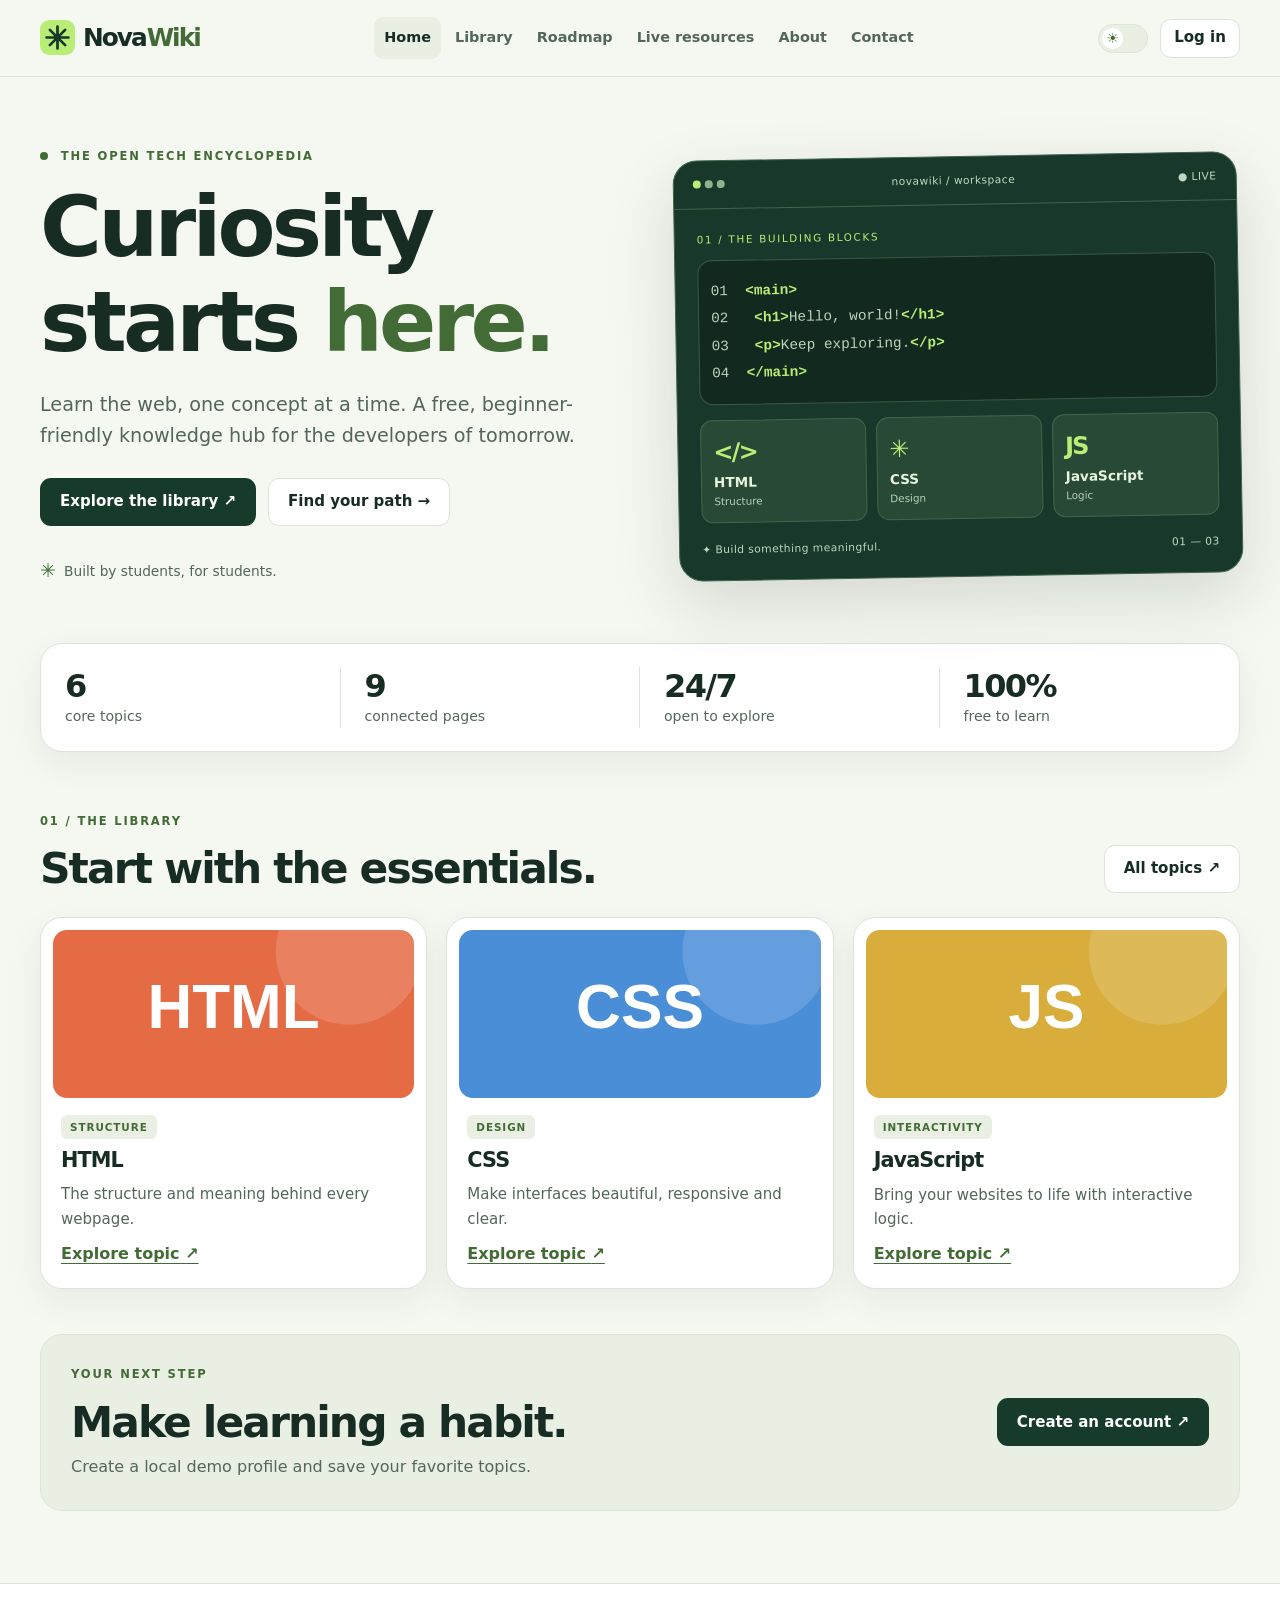
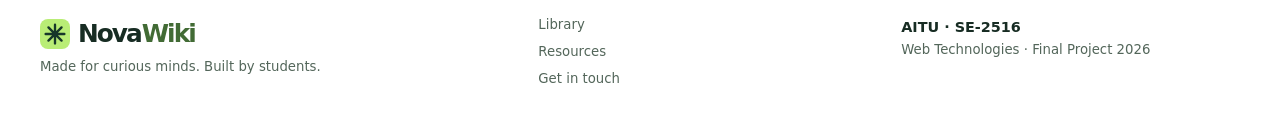
<file: index.html>
<!doctype html>
<html lang="en">

<head>
    <meta charset="utf-8">
    <meta name="viewport" content="width=device-width, initial-scale=1">
    <meta name="description" content="NovaWiki — a student-built web development learning hub.">
    <title>Home | NovaWiki</title>
    <link rel="icon" href="images/logo.svg" type="image/svg+xml">
    <script src="js/theme.js"></script>
    <link rel="stylesheet" href="css/style.css">
    <script defer src="js/jquery.min.js"></script>
    <script defer src="js/script.js"></script>
</head>

<body data-page="index">
    <div id="scrollProgress" aria-hidden="true"></div><a class="skip" href="#main">Skip to content</a>
    <header class="site-header">
        <div class="shell header-inner"><a class="brand" href="index.html"><img src="images/logo.svg" alt="" width="35"
                    height="35">Nova<span>Wiki</span></a><button id="menuToggle" class="icon-button menu-toggle"
                aria-expanded="false" aria-controls="navigation" type="button">☰ <span
                    class="sr-only">Menu</span></button>
            <nav id="navigation" aria-label="Main navigation"><a href="index.html" aria-current="page">Home</a><a
                    href="articles.html">Library</a><a href="roadmap.html">Roadmap</a><a href="resources.html">Live
                    resources</a><a href="about.html">About</a><a href="contact.html">Contact</a></nav>
            <div class="header-actions"><button id="themeToggle" class="theme-toggle" type="button" role="switch"
                    aria-checked="false" aria-label="Dark mode"><span class="theme-knob">☀</span></button><a
                    id="accountLink" class="button small outline" href="login.html">Log in</a></div>
        </div>
    </header>
    <main id="main" class="shell main-content">
        <section class="hero">
            <div class="hero-copy">
                <p class="eyebrow"><span class="dot"></span> THE OPEN TECH ENCYCLOPEDIA</p>
                <h1>Curiosity starts <em>here.</em></h1>
                <p class="lead">Learn the web, one concept at a time. A free, beginner-friendly knowledge hub for the
                    developers of tomorrow.</p>
                <div class="button-row"><a class="button primary" href="articles.html">Explore the library ↗</a><a
                        class="button outline" href="roadmap.html">Find your path →</a></div>
                <div class="hero-note"><span class="mini-mark">✳</span> Built by students, for students.</div>
            </div>
            <div class="hero-visual">
                <div class="visual-top"><span><i></i><i></i><i></i></span><span>novawiki / workspace</span><span>●
                        LIVE</span></div>
                <div class="visual-body">
                    <div class="visual-label">01 / THE BUILDING BLOCKS</div>
                    <div class="code-window"><span class="code-line">01&nbsp; <b>&lt;main&gt;</b></span><span
                            class="code-line">02&nbsp;&nbsp; <b>&lt;h1&gt;</b>Hello,
                            world!<b>&lt;/h1&gt;</b></span><span class="code-line">03&nbsp;&nbsp; <b>&lt;p&gt;</b>Keep
                            exploring.<b>&lt;/p&gt;</b></span><span class="code-line">04&nbsp;
                            <b>&lt;/main&gt;</b></span></div>
                    <div class="visual-grid">
                        <div><strong>&lt;/&gt;</strong><span>HTML</span><small>Structure</small></div>
                        <div><strong>✳</strong><span>CSS</span><small>Design</small></div>
                        <div><strong>JS</strong><span>JavaScript</span><small>Logic</small></div>
                    </div>
                    <div class="visual-bottom"><span>✦ Build something meaningful.</span><span>01 — 03</span></div>
                </div>
            </div>
        </section>
        <section class="stats" aria-label="Library statistics">
            <div><strong class="counter" data-target="6">6</strong><span>core topics</span></div>
            <div><strong class="counter" data-target="9">9</strong><span>connected pages</span></div>
            <div><strong>24/7</strong><span>open to explore</span></div>
            <div><strong>100%</strong><span>free to learn</span></div>
        </section>
        <section class="section">
            <div class="section-heading">
                <div>
                    <p class="eyebrow">01 / THE LIBRARY</p>
                    <h2>Start with the essentials.</h2>
                </div><a class="button outline" href="articles.html">All topics ↗</a>
            </div>
            <div class="card-grid">
                <article class="topic-card"><img src="images/html.svg" alt="" loading="lazy" width="640" height="360">
                    <div class="topic-content"><span class="tag">STRUCTURE</span>
                        <h3>HTML</h3>
                        <p>The structure and meaning behind every webpage.</p><a class="text-link"
                            href="articles.html?category=html">Explore topic <span>↗</span></a>
                    </div>
                </article>
                <article class="topic-card"><img src="images/css.svg" alt="" loading="lazy" width="640" height="360">
                    <div class="topic-content"><span class="tag">DESIGN</span>
                        <h3>CSS</h3>
                        <p>Make interfaces beautiful, responsive and clear.</p><a class="text-link"
                            href="articles.html?category=css">Explore topic <span>↗</span></a>
                    </div>
                </article>
                <article class="topic-card"><img src="images/javascript.svg" alt="" loading="lazy" width="640"
                        height="360">
                    <div class="topic-content"><span class="tag">INTERACTIVITY</span>
                        <h3>JavaScript</h3>
                        <p>Bring your websites to life with interactive logic.</p><a class="text-link"
                            href="articles.html?category=javascript">Explore topic <span>↗</span></a>
                    </div>
                </article>
            </div>
        </section>
        <section class="cta">
            <div>
                <p class="eyebrow">YOUR NEXT STEP</p>
                <h2>Make learning a habit.</h2>
                <p>Create a local demo profile and save your favorite topics.</p>
            </div><a class="button primary" href="signup.html">Create an account ↗</a>
        </section>
    </main>
    <footer class="site-footer">
        <div class="shell footer-inner">
            <div><a class="brand" href="index.html"><img src="images/logo.svg" alt="" width="30"
                        height="30">Nova<span>Wiki</span></a>
                <p>Made for curious minds. Built by students.</p>
            </div>
            <div><a href="articles.html">Library</a><a href="resources.html">Resources</a><a href="contact.html">Get in
                    touch</a></div>
            <div><strong>AITU · SE-2516</strong>
                <p>Web Technologies · Final Project 2026</p>
            </div>
        </div>
    </footer>
    <div id="toast" role="status" aria-live="polite"></div>
</body>

</html>
</file>
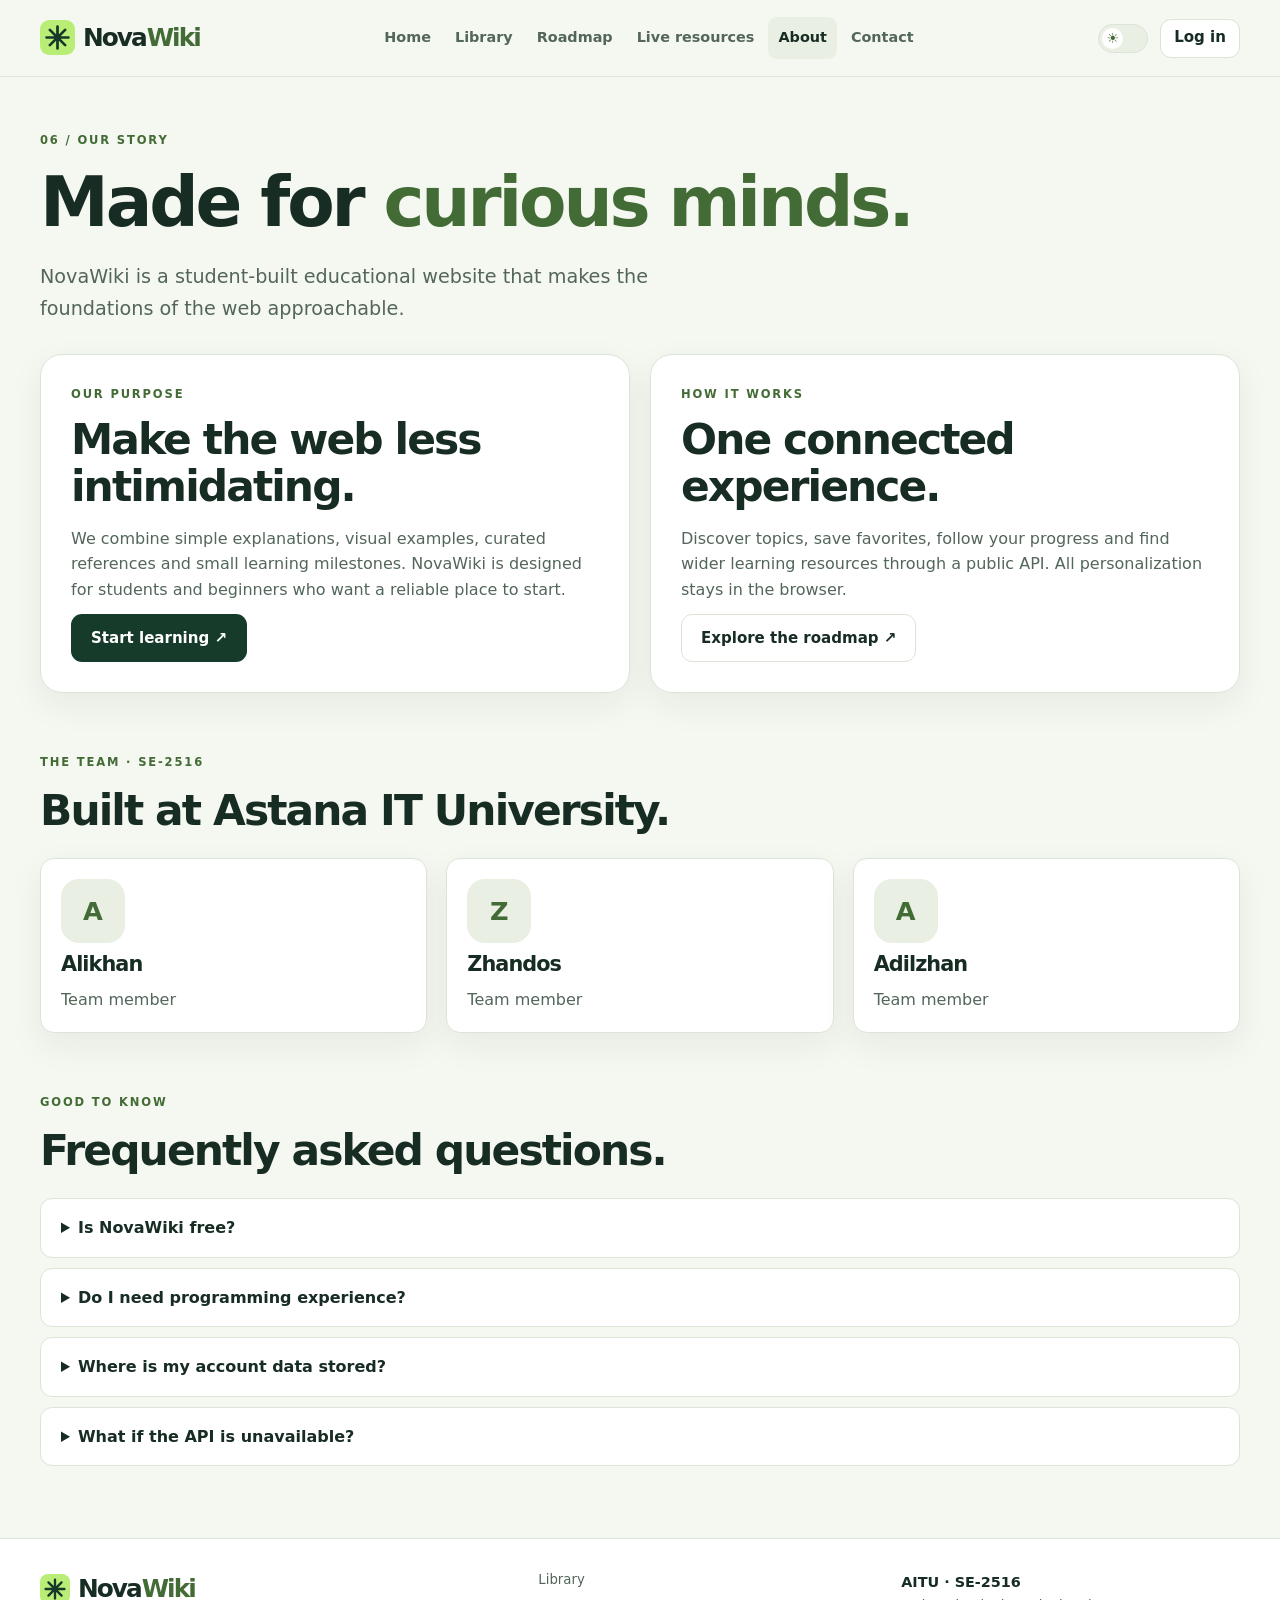
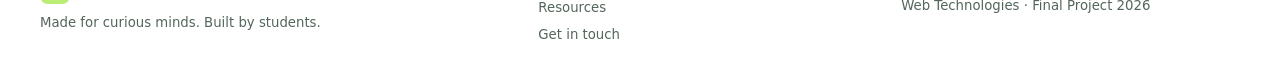
<file: about.html>
<!doctype html>
<html lang="en">

<head>
    <meta charset="utf-8">
    <meta name="viewport" content="width=device-width, initial-scale=1">
    <meta name="description" content="NovaWiki — a student-built web development learning hub.">
    <title>About | NovaWiki</title>
    <link rel="icon" href="images/logo.svg" type="image/svg+xml">
    <script src="js/theme.js"></script>
    <link rel="stylesheet" href="css/style.css">
    <script defer src="js/jquery.min.js"></script>
    <script defer src="js/script.js"></script>
</head>

<body data-page="about">
    <div id="scrollProgress" aria-hidden="true"></div><a class="skip" href="#main">Skip to content</a>
    <header class="site-header">
        <div class="shell header-inner"><a class="brand" href="index.html"><img src="images/logo.svg" alt="" width="35"
                    height="35">Nova<span>Wiki</span></a><button id="menuToggle" class="icon-button menu-toggle"
                aria-expanded="false" aria-controls="navigation" type="button">☰ <span
                    class="sr-only">Menu</span></button>
            <nav id="navigation" aria-label="Main navigation"><a href="index.html">Home</a><a
                    href="articles.html">Library</a><a href="roadmap.html">Roadmap</a><a href="resources.html">Live
                    resources</a><a href="about.html" aria-current="page">About</a><a href="contact.html">Contact</a>
            </nav>
            <div class="header-actions"><button id="themeToggle" class="theme-toggle" type="button" role="switch"
                    aria-checked="false" aria-label="Dark mode"><span class="theme-knob">☀</span></button><a
                    id="accountLink" class="button small outline" href="login.html">Log in</a></div>
        </div>
    </header>
    <main id="main" class="shell main-content">
        <section class="page-intro">
            <p class="eyebrow">06 / OUR STORY</p>
            <h1>Made for <em>curious minds.</em></h1>
            <p class="lead">NovaWiki is a student-built educational website that makes the foundations of the web
                approachable.</p>
        </section>
        <section class="two-col">
            <div class="panel">
                <p class="eyebrow">OUR PURPOSE</p>
                <h2>Make the web less intimidating.</h2>
                <p>We combine simple explanations, visual examples, curated references and small learning milestones.
                    NovaWiki is designed for students and beginners who want a reliable place to start.</p><a
                    class="button primary" href="articles.html">Start learning ↗</a>
            </div>
            <div class="panel">
                <p class="eyebrow">HOW IT WORKS</p>
                <h2>One connected experience.</h2>
                <p>Discover topics, save favorites, follow your progress and find wider learning resources through a
                    public API. All personalization stays in the browser.</p><a class="button outline"
                    href="roadmap.html">Explore the roadmap ↗</a>
            </div>
        </section>
        <section class="section">
            <p class="eyebrow">THE TEAM · SE-2516</p>
            <h2>Built at Astana IT University.</h2>
            <div class="card-grid">
                <div class="team-card"><span class="avatar">A</span>
                    <h3>Alikhan</h3>
                    <p>Team member</p>
                </div>
                <div class="team-card"><span class="avatar">Z</span>
                    <h3>Zhandos</h3>
                    <p>Team member</p>
                </div>
                <div class="team-card"><span class="avatar">A</span>
                    <h3>Adilzhan</h3>
                    <p>Team member</p>
                </div>
            </div>
        </section>
        <section class="section">
            <p class="eyebrow">GOOD TO KNOW</p>
            <h2>Frequently asked questions.</h2>
            <div class="faq-list">
                <details>
                    <summary>Is NovaWiki free?</summary>
                    <p>Yes. Learning materials and demo accounts are free.</p>
                </details>
                <details>
                    <summary>Do I need programming experience?</summary>
                    <p>No. The roadmap starts from the fundamentals.</p>
                </details>
                <details>
                    <summary>Where is my account data stored?</summary>
                    <p>Only in your current browser using localStorage. No backend or real authentication service is
                        connected.</p>
                </details>
                <details>
                    <summary>What if the API is unavailable?</summary>
                    <p>The Live resources page shows a clear error and offers curated reference links.</p>
                </details>
            </div>
        </section>
    </main>
    <footer class="site-footer">
        <div class="shell footer-inner">
            <div><a class="brand" href="index.html"><img src="images/logo.svg" alt="" width="30"
                        height="30">Nova<span>Wiki</span></a>
                <p>Made for curious minds. Built by students.</p>
            </div>
            <div><a href="articles.html">Library</a><a href="resources.html">Resources</a><a href="contact.html">Get in
                    touch</a></div>
            <div><strong>AITU · SE-2516</strong>
                <p>Web Technologies · Final Project 2026</p>
            </div>
        </div>
    </footer>
    <div id="toast" role="status" aria-live="polite"></div>
</body>

</html>
</file>
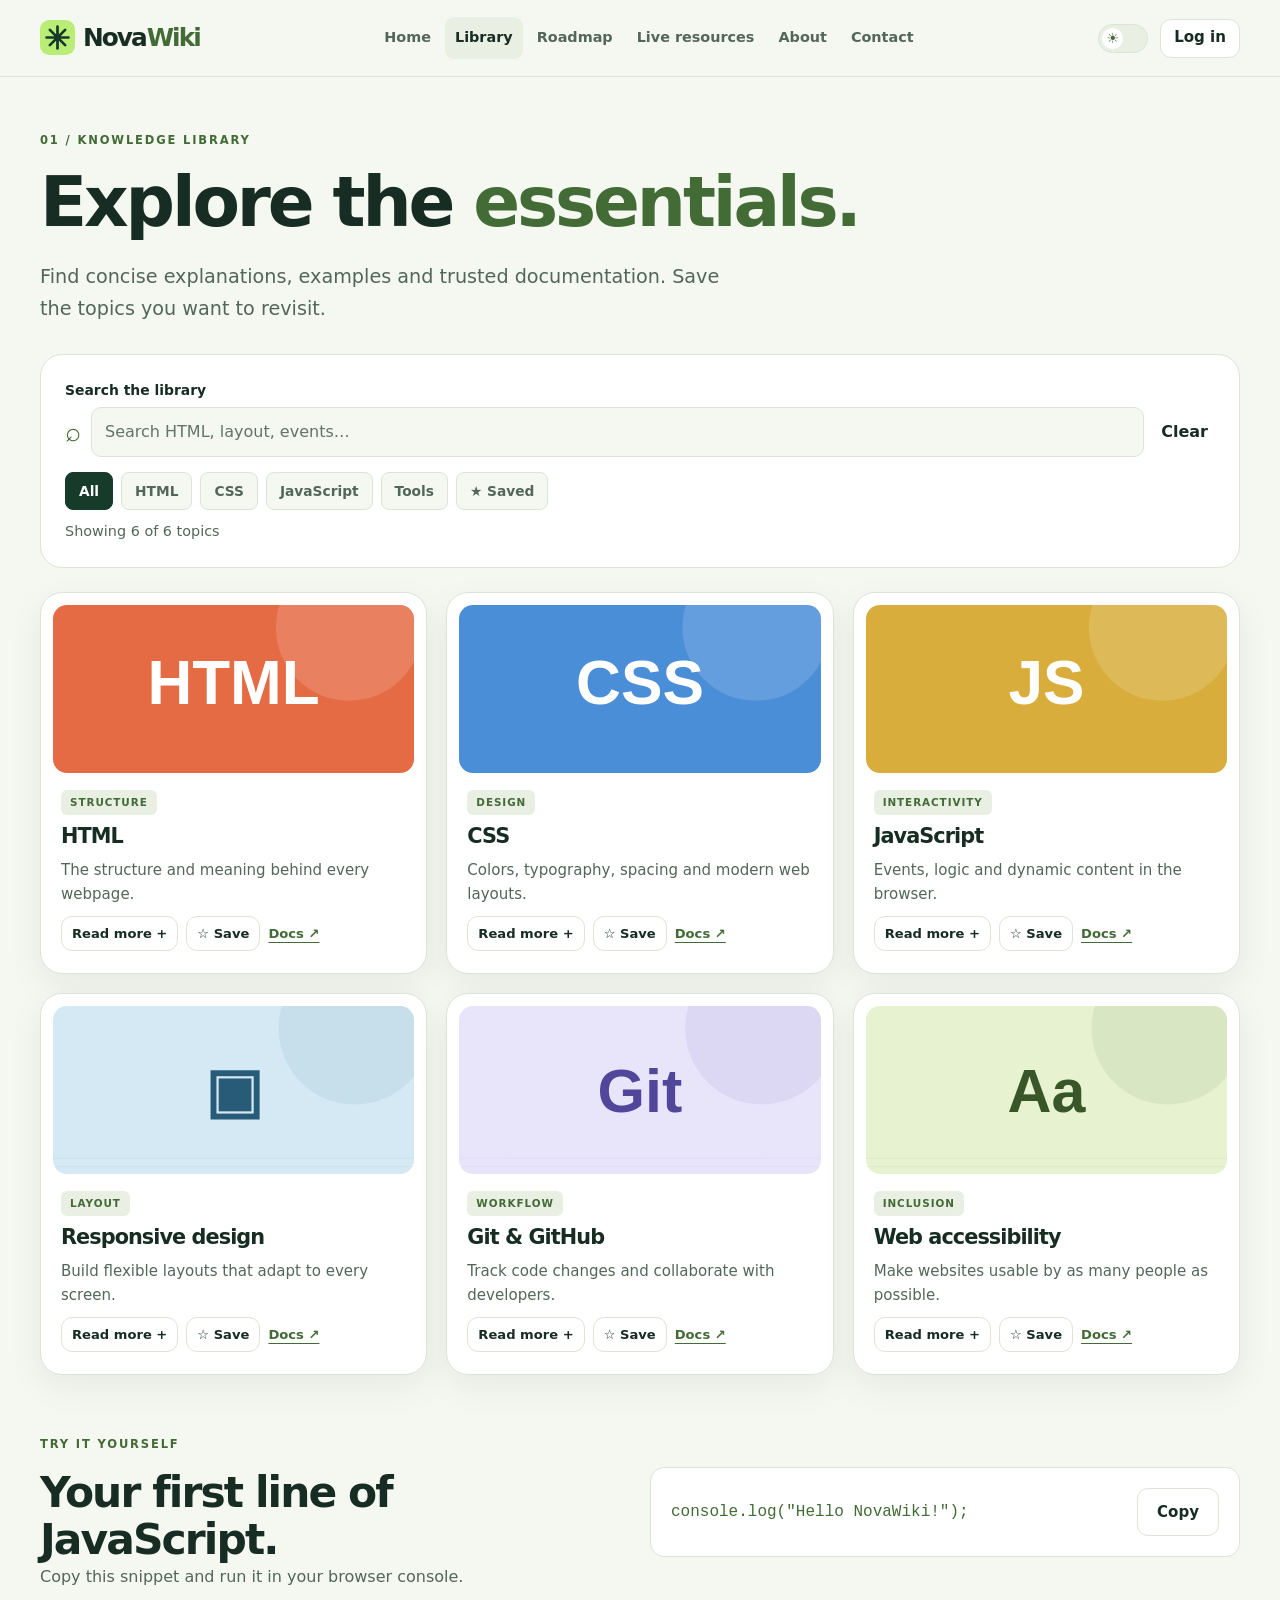
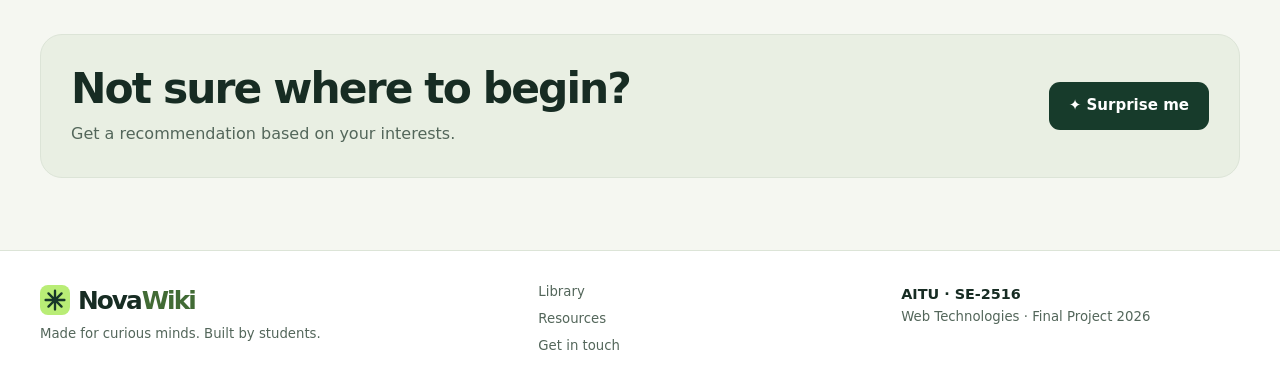
<file: articles.html>
<!doctype html>
<html lang="en">

<head>
    <meta charset="utf-8">
    <meta name="viewport" content="width=device-width, initial-scale=1">
    <meta name="description" content="NovaWiki — a student-built web development learning hub.">
    <title>Library | NovaWiki</title>
    <link rel="icon" href="images/logo.svg" type="image/svg+xml">
    <script src="js/theme.js"></script>
    <link rel="stylesheet" href="css/style.css">
    <script defer src="js/jquery.min.js"></script>
    <script defer src="js/script.js"></script>
</head>

<body data-page="articles">
    <div id="scrollProgress" aria-hidden="true"></div><a class="skip" href="#main">Skip to content</a>
    <header class="site-header">
        <div class="shell header-inner"><a class="brand" href="index.html"><img src="images/logo.svg" alt="" width="35"
                    height="35">Nova<span>Wiki</span></a><button id="menuToggle" class="icon-button menu-toggle"
                aria-expanded="false" aria-controls="navigation" type="button">☰ <span
                    class="sr-only">Menu</span></button>
            <nav id="navigation" aria-label="Main navigation"><a href="index.html">Home</a><a href="articles.html"
                    aria-current="page">Library</a><a href="roadmap.html">Roadmap</a><a href="resources.html">Live
                    resources</a><a href="about.html">About</a><a href="contact.html">Contact</a></nav>
            <div class="header-actions"><button id="themeToggle" class="theme-toggle" type="button" role="switch"
                    aria-checked="false" aria-label="Dark mode"><span class="theme-knob">☀</span></button><a
                    id="accountLink" class="button small outline" href="login.html">Log in</a></div>
        </div>
    </header>
    <main id="main" class="shell main-content">
        <section class="page-intro">
            <p class="eyebrow">01 / KNOWLEDGE LIBRARY</p>
            <h1>Explore the <em>essentials.</em></h1>
            <p class="lead">Find concise explanations, examples and trusted documentation. Save the topics you want to
                revisit.</p>
        </section>
        <section class="library-panel"><label for="wikiSearch">Search the library</label>
            <div class="search-wrap"><span aria-hidden="true">⌕</span><input id="wikiSearch" type="search"
                    placeholder="Search HTML, layout, events…" autocomplete="off"
                    aria-controls="searchSuggestions"><button class="plain" type="button"
                    id="clearSearch">Clear</button>
                <div id="searchSuggestions" class="suggestions" hidden></div>
            </div>
            <div class="filter-row" aria-label="Filter topics"><button class="filter active" data-category="all"
                    type="button">All</button><button class="filter" data-category="html"
                    type="button">HTML</button><button class="filter" data-category="css"
                    type="button">CSS</button><button class="filter" data-category="javascript"
                    type="button">JavaScript</button><button class="filter" data-category="tools"
                    type="button">Tools</button><button class="filter" data-category="saved" type="button">★
                    Saved</button></div>
            <p id="articleCount" class="muted" role="status"></p>
        </section>
        <div id="articleCards" class="card-grid"></div>
        <section class="section snippet-panel">
            <div>
                <p class="eyebrow">TRY IT YOURSELF</p>
                <h2>Your first line of JavaScript.</h2>
                <p>Copy this snippet and run it in your browser console.</p>
            </div>
            <div class="snippet"><code>console.log("Hello NovaWiki!");</code><button class="button outline copy-code"
                    type="button">Copy</button></div>
        </section>
        <section class="cta">
            <div>
                <h2>Not sure where to begin?</h2>
                <p>Get a recommendation based on your interests.</p>
            </div><button id="surpriseButton" class="button primary" type="button">✦ Surprise me</button>
        </section>
    </main>
    <footer class="site-footer">
        <div class="shell footer-inner">
            <div><a class="brand" href="index.html"><img src="images/logo.svg" alt="" width="30"
                        height="30">Nova<span>Wiki</span></a>
                <p>Made for curious minds. Built by students.</p>
            </div>
            <div><a href="articles.html">Library</a><a href="resources.html">Resources</a><a href="contact.html">Get in
                    touch</a></div>
            <div><strong>AITU · SE-2516</strong>
                <p>Web Technologies · Final Project 2026</p>
            </div>
        </div>
    </footer>
    <div id="toast" role="status" aria-live="polite"></div>
</body>

</html>
</file>
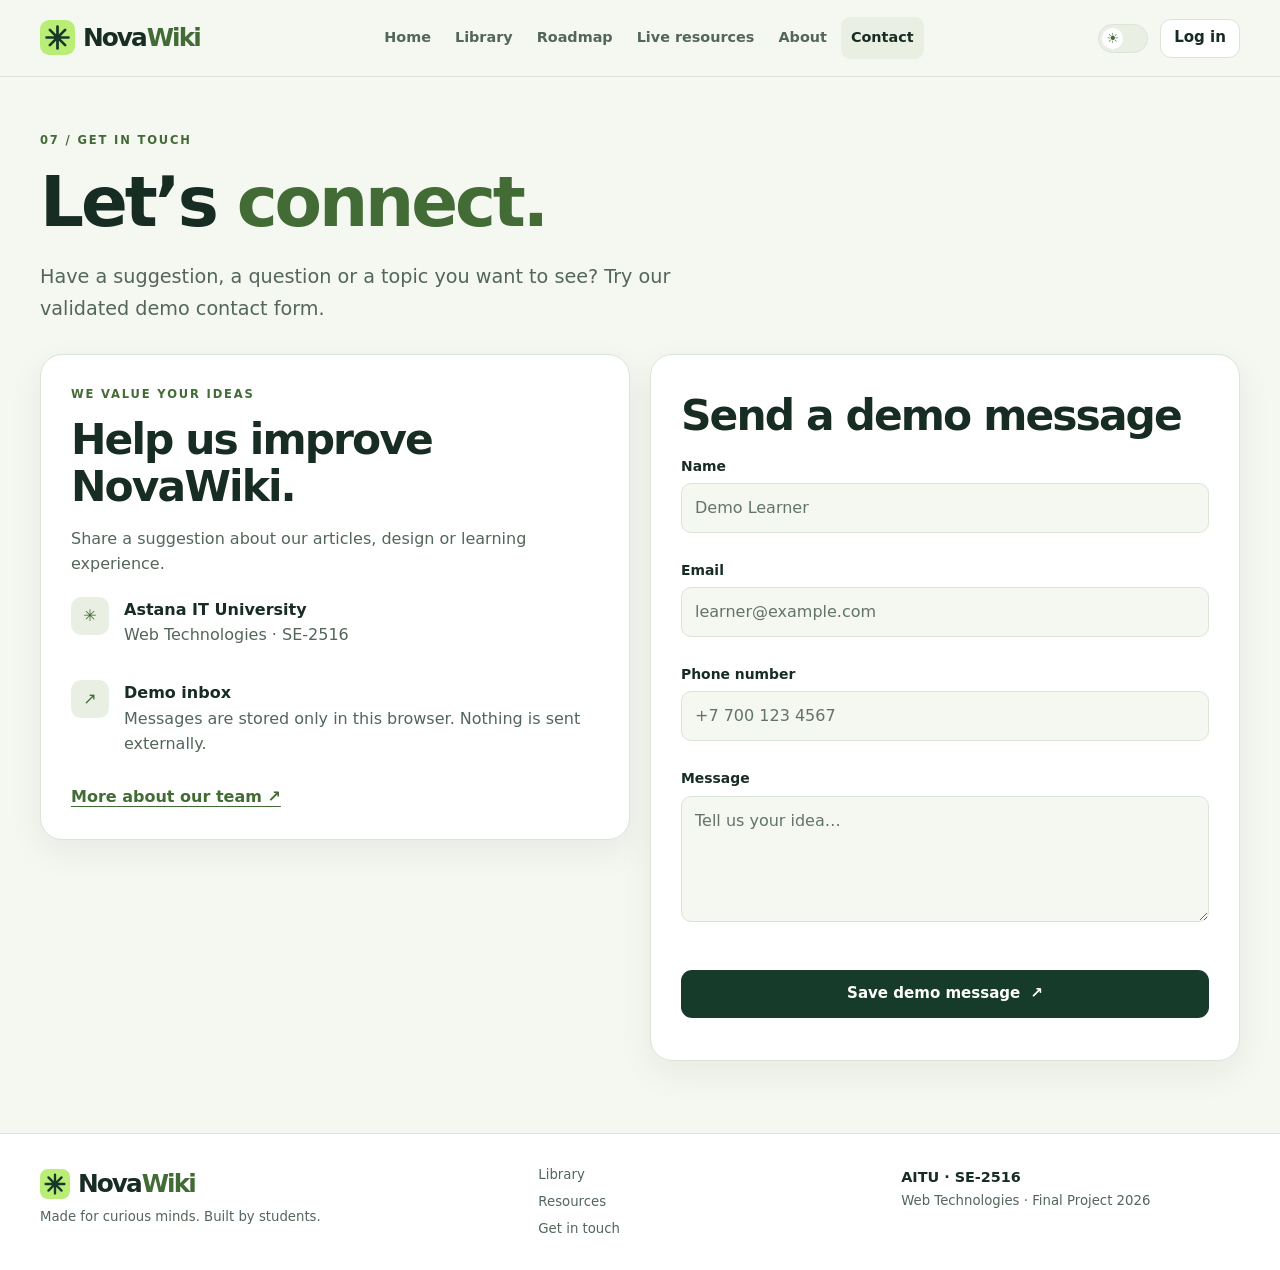
<file: contact.html>
<!doctype html>
<html lang="en">

<head>
    <meta charset="utf-8">
    <meta name="viewport" content="width=device-width, initial-scale=1">
    <meta name="description" content="NovaWiki — a student-built web development learning hub.">
    <title>Contact | NovaWiki</title>
    <link rel="icon" href="images/logo.svg" type="image/svg+xml">
    <script src="js/theme.js"></script>
    <link rel="stylesheet" href="css/style.css">
    <script defer src="js/jquery.min.js"></script>
    <script defer src="js/script.js"></script>
</head>

<body data-page="contact">
    <div id="scrollProgress" aria-hidden="true"></div><a class="skip" href="#main">Skip to content</a>
    <header class="site-header">
        <div class="shell header-inner"><a class="brand" href="index.html"><img src="images/logo.svg" alt="" width="35"
                    height="35">Nova<span>Wiki</span></a><button id="menuToggle" class="icon-button menu-toggle"
                aria-expanded="false" aria-controls="navigation" type="button">☰ <span
                    class="sr-only">Menu</span></button>
            <nav id="navigation" aria-label="Main navigation"><a href="index.html">Home</a><a
                    href="articles.html">Library</a><a href="roadmap.html">Roadmap</a><a href="resources.html">Live
                    resources</a><a href="about.html">About</a><a href="contact.html" aria-current="page">Contact</a>
            </nav>
            <div class="header-actions"><button id="themeToggle" class="theme-toggle" type="button" role="switch"
                    aria-checked="false" aria-label="Dark mode"><span class="theme-knob">☀</span></button><a
                    id="accountLink" class="button small outline" href="login.html">Log in</a></div>
        </div>
    </header>
    <main id="main" class="shell main-content">
        <section class="page-intro">
            <p class="eyebrow">07 / GET IN TOUCH</p>
            <h1>Let’s <em>connect.</em></h1>
            <p class="lead">Have a suggestion, a question or a topic you want to see? Try our validated demo contact
                form.</p>
        </section>
        <section class="two-col">
            <div class="panel contact-info">
                <p class="eyebrow">WE VALUE YOUR IDEAS</p>
                <h2>Help us improve NovaWiki.</h2>
                <p>Share a suggestion about our articles, design or learning experience.</p>
                <div class="contact-point"><span>✳</span>
                    <div><strong>Astana IT University</strong>
                        <p>Web Technologies · SE-2516</p>
                    </div>
                </div>
                <div class="contact-point"><span>↗</span>
                    <div><strong>Demo inbox</strong>
                        <p>Messages are stored only in this browser. Nothing is sent externally.</p>
                    </div>
                </div><a class="text-link" href="about.html">More about our team ↗</a>
            </div>
            <div class="panel">
                <h2>Send a demo message</h2>
                <form id="contactForm" novalidate>
                    <div class="field"><label for="name">Name</label><input id="name" name="name" type="text"
                            autocomplete="name" placeholder="Demo Learner" aria-describedby="nameError"><small
                            class="error" id="nameError" aria-live="polite"></small></div>
                    <div class="field"><label for="email">Email</label><input id="email" name="email" type="text"
                            autocomplete="email" placeholder="learner@example.com" aria-describedby="emailError"><small
                            class="error" id="emailError" aria-live="polite"></small></div>
                    <div class="field"><label for="phone">Phone number</label><input id="phone" name="phone" type="tel"
                            autocomplete="tel" placeholder="+7 700 123 4567" aria-describedby="phoneError"><small
                            class="error" id="phoneError" aria-live="polite"></small></div>
                    <div class="field"><label for="message">Message</label><textarea id="message" name="message"
                            rows="4" placeholder="Tell us your idea…" aria-describedby="messageError"></textarea><small
                            class="error" id="messageError" aria-live="polite"></small></div><button
                        class="button primary wide" type="submit">Save demo message <span
                            aria-hidden="true">↗</span></button>
                    <p class="form-status" role="status"></p>
                </form>
            </div>
        </section>
    </main>
    <footer class="site-footer">
        <div class="shell footer-inner">
            <div><a class="brand" href="index.html"><img src="images/logo.svg" alt="" width="30"
                        height="30">Nova<span>Wiki</span></a>
                <p>Made for curious minds. Built by students.</p>
            </div>
            <div><a href="articles.html">Library</a><a href="resources.html">Resources</a><a href="contact.html">Get in
                    touch</a></div>
            <div><strong>AITU · SE-2516</strong>
                <p>Web Technologies · Final Project 2026</p>
            </div>
        </div>
    </footer>
    <div id="toast" role="status" aria-live="polite"></div>
</body>

</html>
</file>
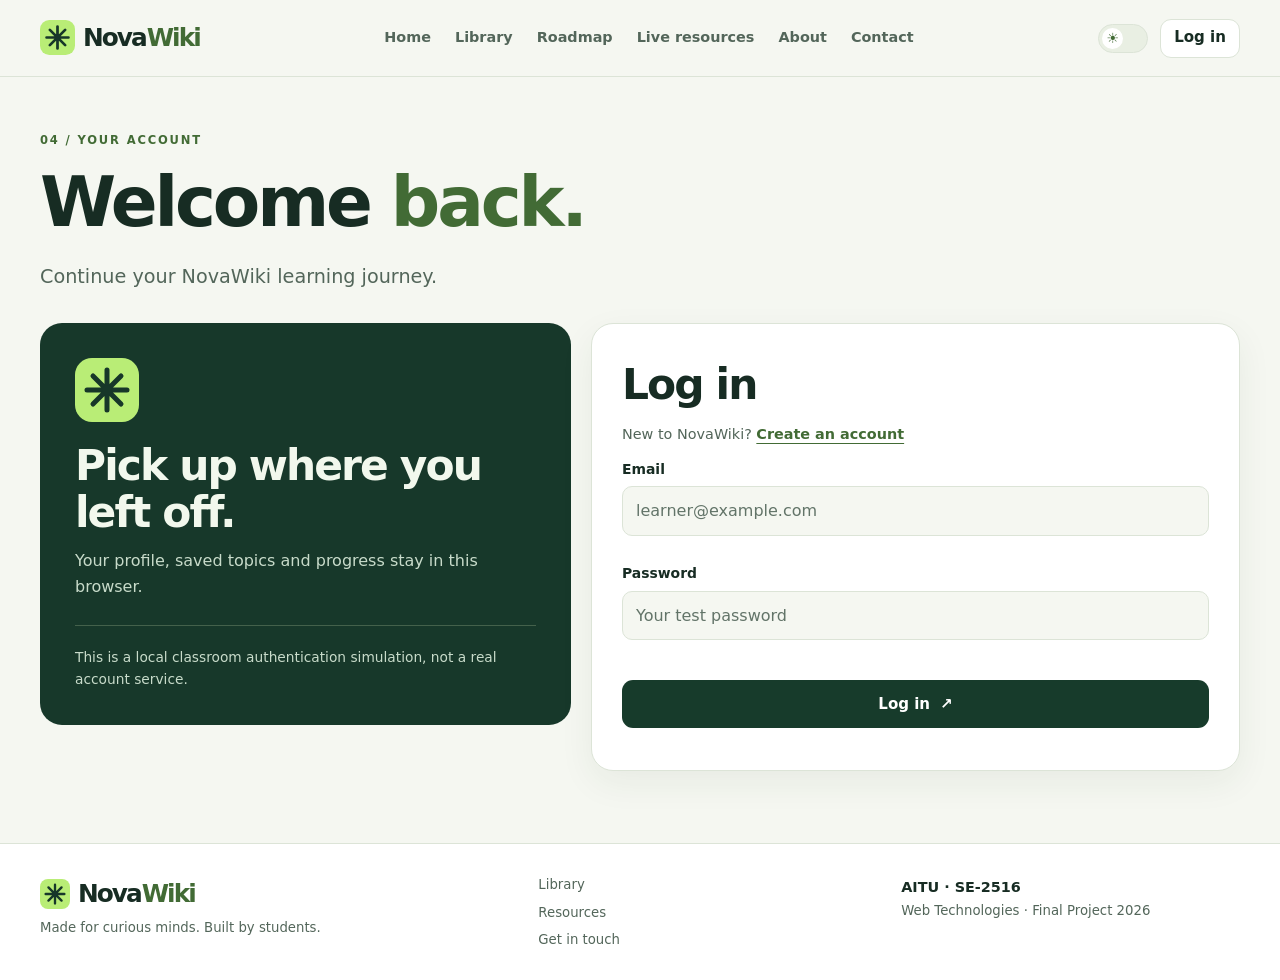
<file: login.html>
<!doctype html>
<html lang="en">

<head>
    <meta charset="utf-8">
    <meta name="viewport" content="width=device-width, initial-scale=1">
    <meta name="description" content="NovaWiki — a student-built web development learning hub.">
    <title>Log in | NovaWiki</title>
    <link rel="icon" href="images/logo.svg" type="image/svg+xml">
    <script src="js/theme.js"></script>
    <link rel="stylesheet" href="css/style.css">
    <script defer src="js/jquery.min.js"></script>
    <script defer src="js/script.js"></script>
</head>

<body data-page="login">
    <div id="scrollProgress" aria-hidden="true"></div><a class="skip" href="#main">Skip to content</a>
    <header class="site-header">
        <div class="shell header-inner"><a class="brand" href="index.html"><img src="images/logo.svg" alt="" width="35"
                    height="35">Nova<span>Wiki</span></a><button id="menuToggle" class="icon-button menu-toggle"
                aria-expanded="false" aria-controls="navigation" type="button">☰ <span
                    class="sr-only">Menu</span></button>
            <nav id="navigation" aria-label="Main navigation"><a href="index.html">Home</a><a
                    href="articles.html">Library</a><a href="roadmap.html">Roadmap</a><a href="resources.html">Live
                    resources</a><a href="about.html">About</a><a href="contact.html">Contact</a></nav>
            <div class="header-actions"><button id="themeToggle" class="theme-toggle" type="button" role="switch"
                    aria-checked="false" aria-label="Dark mode"><span class="theme-knob">☀</span></button><a
                    id="accountLink" class="button small outline" href="login.html">Log in</a></div>
        </div>
    </header>
    <main id="main" class="shell main-content">
        <section class="page-intro">
            <p class="eyebrow">04 / YOUR ACCOUNT</p>
            <h1>Welcome <em>back.</em></h1>
            <p class="lead">Continue your NovaWiki learning journey.</p>
        </section>
        <section class="auth-layout">
            <div class="auth-aside"><img src="images/logo.svg" alt="" width="64" height="64">
                <h2>Pick up where you left off.</h2>
                <p>Your profile, saved topics and progress stay in this browser.</p>
                <p class="demo-note">This is a local classroom authentication simulation, not a real account service.
                </p>
            </div>
            <div class="panel auth-panel">
                <h2>Log in</h2>
                <p class="muted">New to NovaWiki? <a href="signup.html" class="text-link">Create an account</a></p>
                <form id="loginForm" novalidate>
                    <div class="field"><label for="email">Email</label><input id="email" name="email" type="text"
                            autocomplete="email" placeholder="learner@example.com" aria-describedby="emailError"><small
                            class="error" id="emailError" aria-live="polite"></small></div>
                    <div class="field"><label for="password">Password</label><input id="password" name="password"
                            type="password" autocomplete="current-password" placeholder="Your test password"
                            aria-describedby="passwordError"><small class="error" id="passwordError"
                            aria-live="polite"></small></div><button class="button primary wide" type="submit">Log in
                        <span aria-hidden="true">↗</span></button>
                    <p class="form-status" role="status"></p>
                </form>
            </div>
        </section>
    </main>
    <footer class="site-footer">
        <div class="shell footer-inner">
            <div><a class="brand" href="index.html"><img src="images/logo.svg" alt="" width="30"
                        height="30">Nova<span>Wiki</span></a>
                <p>Made for curious minds. Built by students.</p>
            </div>
            <div><a href="articles.html">Library</a><a href="resources.html">Resources</a><a href="contact.html">Get in
                    touch</a></div>
            <div><strong>AITU · SE-2516</strong>
                <p>Web Technologies · Final Project 2026</p>
            </div>
        </div>
    </footer>
    <div id="toast" role="status" aria-live="polite"></div>
</body>

</html>
</file>
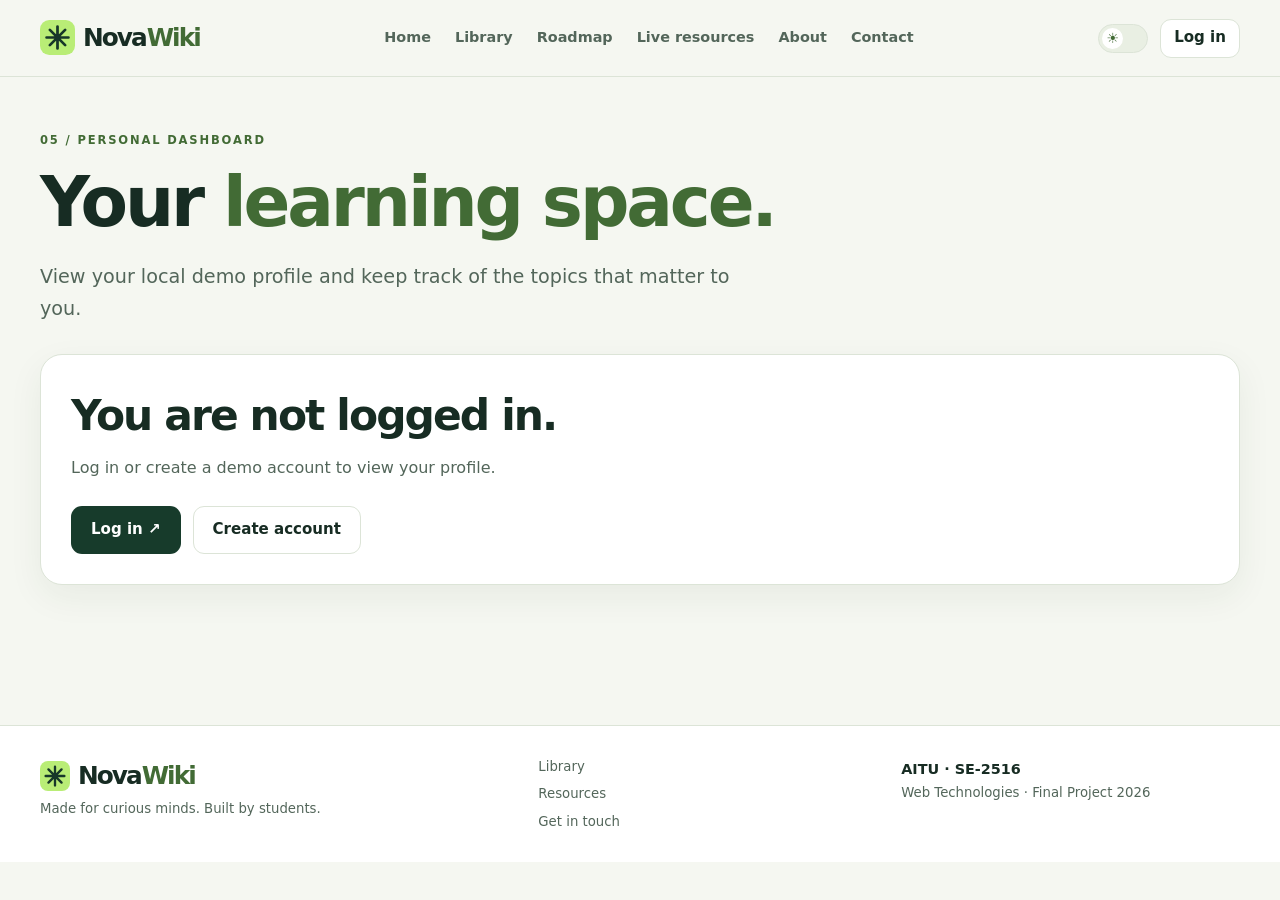
<file: profile.html>
<!doctype html>
<html lang="en">

<head>
    <meta charset="utf-8">
    <meta name="viewport" content="width=device-width, initial-scale=1">
    <meta name="description" content="NovaWiki — a student-built web development learning hub.">
    <title>Profile | NovaWiki</title>
    <link rel="icon" href="images/logo.svg" type="image/svg+xml">
    <script src="js/theme.js"></script>
    <link rel="stylesheet" href="css/style.css">
    <script defer src="js/jquery.min.js"></script>
    <script defer src="js/script.js"></script>
</head>

<body data-page="profile">
    <div id="scrollProgress" aria-hidden="true"></div><a class="skip" href="#main">Skip to content</a>
    <header class="site-header">
        <div class="shell header-inner"><a class="brand" href="index.html"><img src="images/logo.svg" alt="" width="35"
                    height="35">Nova<span>Wiki</span></a><button id="menuToggle" class="icon-button menu-toggle"
                aria-expanded="false" aria-controls="navigation" type="button">☰ <span
                    class="sr-only">Menu</span></button>
            <nav id="navigation" aria-label="Main navigation"><a href="index.html">Home</a><a
                    href="articles.html">Library</a><a href="roadmap.html">Roadmap</a><a href="resources.html">Live
                    resources</a><a href="about.html">About</a><a href="contact.html">Contact</a></nav>
            <div class="header-actions"><button id="themeToggle" class="theme-toggle" type="button" role="switch"
                    aria-checked="false" aria-label="Dark mode"><span class="theme-knob">☀</span></button><a
                    id="accountLink" class="button small outline" href="login.html">Log in</a></div>
        </div>
    </header>
    <main id="main" class="shell main-content">
        <section class="page-intro">
            <p class="eyebrow">05 / PERSONAL DASHBOARD</p>
            <h1>Your <em>learning space.</em></h1>
            <p class="lead">View your local demo profile and keep track of the topics that matter to you.</p>
        </section>
        <section id="profileGuest" class="panel" hidden>
            <h2>You are not logged in.</h2>
            <p>Log in or create a demo account to view your profile.</p>
            <div class="button-row"><a class="button primary" href="login.html">Log in ↗</a><a class="button outline"
                    href="signup.html">Create account</a></div>
        </section>
        <div id="profileContent" hidden>
            <section class="profile-top panel">
                <div id="avatar" class="avatar"></div>
                <div>
                    <p class="eyebrow">LOCAL DEMO ACCOUNT</p>
                    <h2 id="profileName"></h2>
                    <p id="profileEmail"></p>
                    <p id="profilePhone"></p>
                </div><button id="logout" type="button" class="button outline">Log out</button>
            </section>
            <section class="stats profile-stats">
                <div><strong id="savedCount">0</strong><span>saved topics</span></div>
                <div><strong id="completedCount">0/6</strong><span>lessons completed</span></div>
                <div><strong>Local</strong><span>storage only</span></div>
            </section>
            <section class="section">
                <div class="section-heading">
                    <h2>Your saved topics.</h2><a class="button outline" href="articles.html">Explore library ↗</a>
                </div>
                <div id="savedTopics" class="card-grid"></div>
            </section><a class="button primary" href="roadmap.html">Continue learning ↗</a>
        </div>
    </main>
    <footer class="site-footer">
        <div class="shell footer-inner">
            <div><a class="brand" href="index.html"><img src="images/logo.svg" alt="" width="30"
                        height="30">Nova<span>Wiki</span></a>
                <p>Made for curious minds. Built by students.</p>
            </div>
            <div><a href="articles.html">Library</a><a href="resources.html">Resources</a><a href="contact.html">Get in
                    touch</a></div>
            <div><strong>AITU · SE-2516</strong>
                <p>Web Technologies · Final Project 2026</p>
            </div>
        </div>
    </footer>
    <div id="toast" role="status" aria-live="polite"></div>
</body>

</html>
</file>
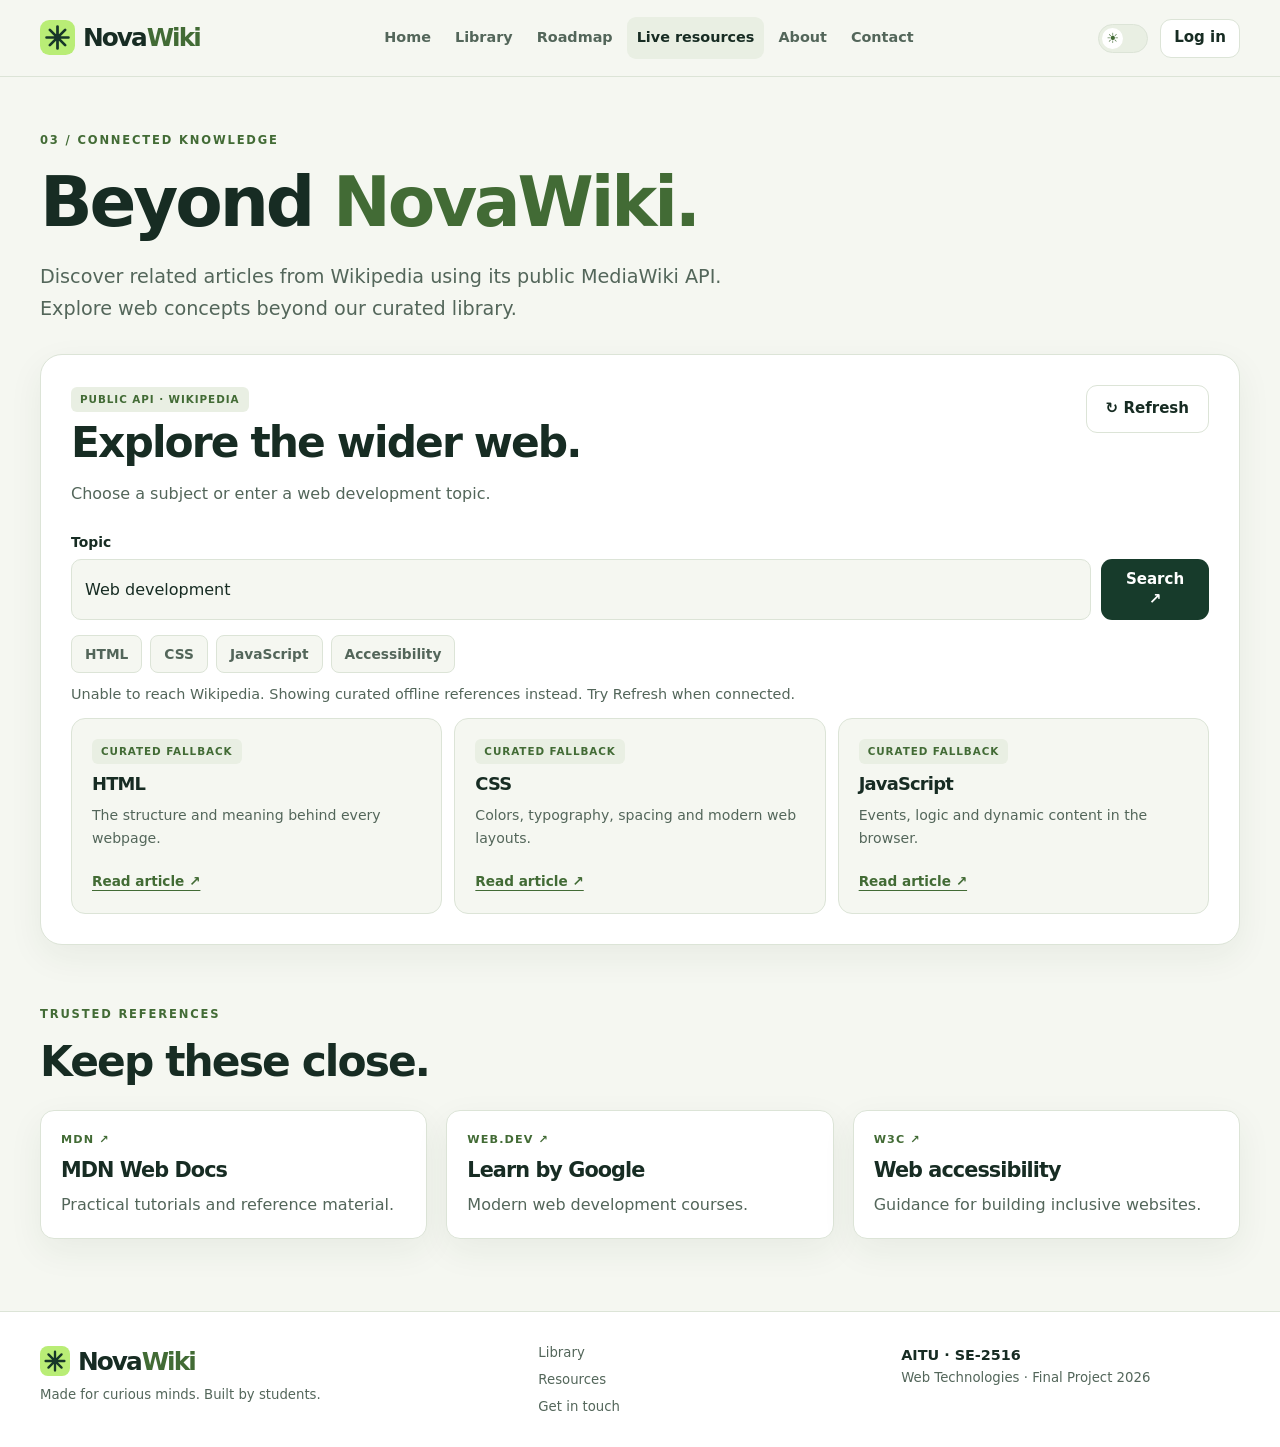
<file: resources.html>
<!doctype html>
<html lang="en">

<head>
    <meta charset="utf-8">
    <meta name="viewport" content="width=device-width, initial-scale=1">
    <meta name="description" content="NovaWiki — a student-built web development learning hub.">
    <title>Live resources | NovaWiki</title>
    <link rel="icon" href="images/logo.svg" type="image/svg+xml">
    <script src="js/theme.js"></script>
    <link rel="stylesheet" href="css/style.css">
    <script defer src="js/jquery.min.js"></script>
    <script defer src="js/script.js"></script>
</head>

<body data-page="resources">
    <div id="scrollProgress" aria-hidden="true"></div><a class="skip" href="#main">Skip to content</a>
    <header class="site-header">
        <div class="shell header-inner"><a class="brand" href="index.html"><img src="images/logo.svg" alt="" width="35"
                    height="35">Nova<span>Wiki</span></a><button id="menuToggle" class="icon-button menu-toggle"
                aria-expanded="false" aria-controls="navigation" type="button">☰ <span
                    class="sr-only">Menu</span></button>
            <nav id="navigation" aria-label="Main navigation"><a href="index.html">Home</a><a
                    href="articles.html">Library</a><a href="roadmap.html">Roadmap</a><a href="resources.html"
                    aria-current="page">Live resources</a><a href="about.html">About</a><a
                    href="contact.html">Contact</a></nav>
            <div class="header-actions"><button id="themeToggle" class="theme-toggle" type="button" role="switch"
                    aria-checked="false" aria-label="Dark mode"><span class="theme-knob">☀</span></button><a
                    id="accountLink" class="button small outline" href="login.html">Log in</a></div>
        </div>
    </header>
    <main id="main" class="shell main-content">
        <section class="page-intro">
            <p class="eyebrow">03 / CONNECTED KNOWLEDGE</p>
            <h1>Beyond <em>NovaWiki.</em></h1>
            <p class="lead">Discover related articles from Wikipedia using its public MediaWiki API. Explore web
                concepts beyond our curated library.</p>
        </section>
        <section class="panel api-panel">
            <div class="api-top">
                <div><span class="tag">PUBLIC API · WIKIPEDIA</span>
                    <h2>Explore the wider web.</h2>
                    <p>Choose a subject or enter a web development topic.</p>
                </div><button id="refreshApi" class="button outline" type="button">↻ Refresh</button>
            </div><label for="apiQuery">Topic</label>
            <div class="api-search"><input id="apiQuery" type="search" value="Web development"
                    placeholder="Search a technology"><button id="apiSearch" type="button" class="button primary">Search
                    ↗</button></div>
            <div class="filter-row"><button class="filter api-topic" data-query="HTML"
                    type="button">HTML</button><button class="filter api-topic" data-query="CSS"
                    type="button">CSS</button><button class="filter api-topic" data-query="JavaScript"
                    type="button">JavaScript</button><button class="filter api-topic" data-query="Web accessibility"
                    type="button">Accessibility</button></div>
            <p id="apiStatus" class="muted" role="status" aria-live="polite"></p>
            <div id="apiResults" class="api-grid"></div>
        </section>
        <section class="section">
            <p class="eyebrow">TRUSTED REFERENCES</p>
            <h2>Keep these close.</h2>
            <div class="card-grid"><a class="reference-card"
                    href="https://developer.mozilla.org/en-US/docs/Learn_web_development" target="_blank"
                    rel="noopener"><span>MDN ↗</span>
                    <h3>MDN Web Docs</h3>
                    <p>Practical tutorials and reference material.</p>
                </a><a class="reference-card" href="https://web.dev/learn/" target="_blank" rel="noopener"><span>WEB.DEV
                        ↗</span>
                    <h3>Learn by Google</h3>
                    <p>Modern web development courses.</p>
                </a><a class="reference-card" href="https://www.w3.org/WAI/" target="_blank" rel="noopener"><span>W3C
                        ↗</span>
                    <h3>Web accessibility</h3>
                    <p>Guidance for building inclusive websites.</p>
                </a></div>
        </section>
    </main>
    <footer class="site-footer">
        <div class="shell footer-inner">
            <div><a class="brand" href="index.html"><img src="images/logo.svg" alt="" width="30"
                        height="30">Nova<span>Wiki</span></a>
                <p>Made for curious minds. Built by students.</p>
            </div>
            <div><a href="articles.html">Library</a><a href="resources.html">Resources</a><a href="contact.html">Get in
                    touch</a></div>
            <div><strong>AITU · SE-2516</strong>
                <p>Web Technologies · Final Project 2026</p>
            </div>
        </div>
    </footer>
    <div id="toast" role="status" aria-live="polite"></div>
</body>

</html>
</file>
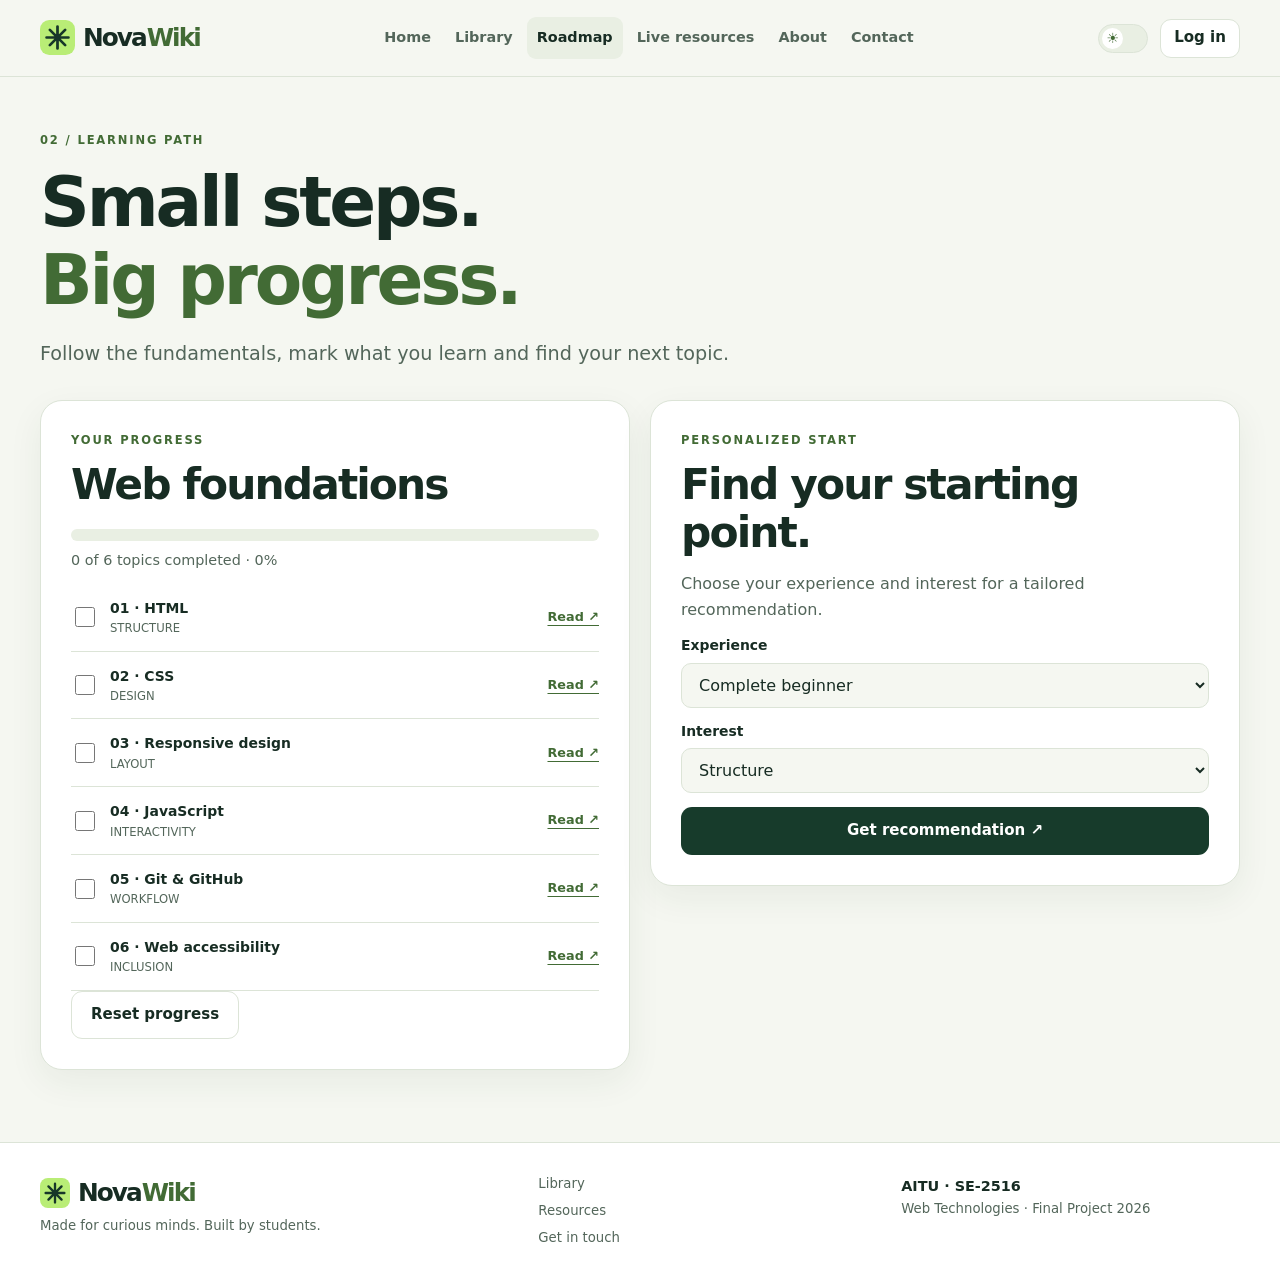
<file: roadmap.html>
<!doctype html>
<html lang="en">

<head>
    <meta charset="utf-8">
    <meta name="viewport" content="width=device-width, initial-scale=1">
    <meta name="description" content="NovaWiki — a student-built web development learning hub.">
    <title>Roadmap | NovaWiki</title>
    <link rel="icon" href="images/logo.svg" type="image/svg+xml">
    <script src="js/theme.js"></script>
    <link rel="stylesheet" href="css/style.css">
    <script defer src="js/jquery.min.js"></script>
    <script defer src="js/script.js"></script>
</head>

<body data-page="roadmap">
    <div id="scrollProgress" aria-hidden="true"></div><a class="skip" href="#main">Skip to content</a>
    <header class="site-header">
        <div class="shell header-inner"><a class="brand" href="index.html"><img src="images/logo.svg" alt="" width="35"
                    height="35">Nova<span>Wiki</span></a><button id="menuToggle" class="icon-button menu-toggle"
                aria-expanded="false" aria-controls="navigation" type="button">☰ <span
                    class="sr-only">Menu</span></button>
            <nav id="navigation" aria-label="Main navigation"><a href="index.html">Home</a><a
                    href="articles.html">Library</a><a href="roadmap.html" aria-current="page">Roadmap</a><a
                    href="resources.html">Live resources</a><a href="about.html">About</a><a
                    href="contact.html">Contact</a></nav>
            <div class="header-actions"><button id="themeToggle" class="theme-toggle" type="button" role="switch"
                    aria-checked="false" aria-label="Dark mode"><span class="theme-knob">☀</span></button><a
                    id="accountLink" class="button small outline" href="login.html">Log in</a></div>
        </div>
    </header>
    <main id="main" class="shell main-content">
        <section class="page-intro">
            <p class="eyebrow">02 / LEARNING PATH</p>
            <h1>Small steps.<br><em>Big progress.</em></h1>
            <p class="lead">Follow the fundamentals, mark what you learn and find your next topic.</p>
        </section>
        <section class="two-col">
            <div class="panel">
                <p class="eyebrow">YOUR PROGRESS</p>
                <h2>Web foundations</h2>
                <div class="progress-track">
                    <div id="learningProgress"></div>
                </div>
                <p id="progressLabel" role="status" class="muted"></p>
                <div id="roadmapSteps"></div><button id="resetProgress" type="button" class="button outline">Reset
                    progress</button>
            </div>
            <div class="panel">
                <p class="eyebrow">PERSONALIZED START</p>
                <h2>Find your starting point.</h2>
                <p>Choose your experience and interest for a tailored recommendation.</p><label
                    for="experience">Experience</label><select id="experience">
                    <option value="beginner">Complete beginner</option>
                    <option value="some">Some experience</option>
                </select><label for="interest">Interest</label><select id="interest">
                    <option value="html">Structure</option>
                    <option value="css">Design</option>
                    <option value="javascript">Interactivity</option>
                    <option value="tools">Developer tools</option>
                </select><button class="button primary wide" type="button" id="recommend">Get recommendation ↗</button>
                <div id="recommendation" class="recommendation" aria-live="polite"></div>
            </div>
        </section>
    </main>
    <footer class="site-footer">
        <div class="shell footer-inner">
            <div><a class="brand" href="index.html"><img src="images/logo.svg" alt="" width="30"
                        height="30">Nova<span>Wiki</span></a>
                <p>Made for curious minds. Built by students.</p>
            </div>
            <div><a href="articles.html">Library</a><a href="resources.html">Resources</a><a href="contact.html">Get in
                    touch</a></div>
            <div><strong>AITU · SE-2516</strong>
                <p>Web Technologies · Final Project 2026</p>
            </div>
        </div>
    </footer>
    <div id="toast" role="status" aria-live="polite"></div>
</body>

</html>
</file>
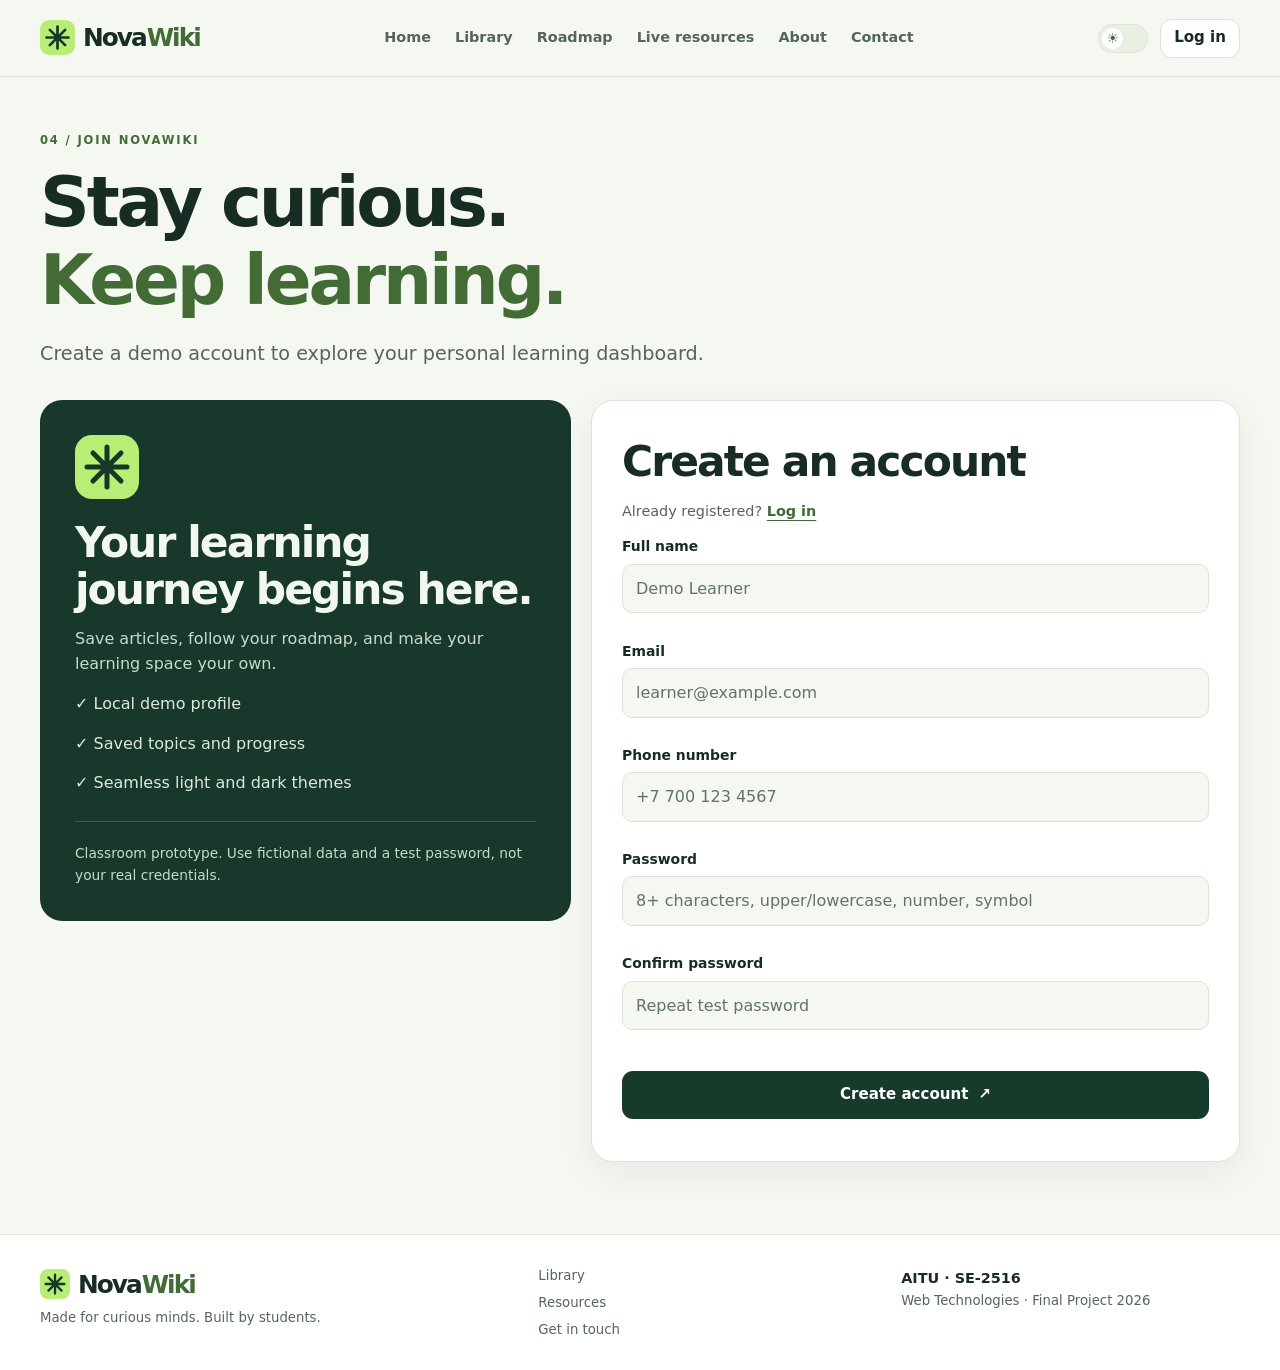
<file: signup.html>
<!doctype html>
<html lang="en">

<head>
    <meta charset="utf-8">
    <meta name="viewport" content="width=device-width, initial-scale=1">
    <meta name="description" content="NovaWiki — a student-built web development learning hub.">
    <title>Sign up | NovaWiki</title>
    <link rel="icon" href="images/logo.svg" type="image/svg+xml">
    <script src="js/theme.js"></script>
    <link rel="stylesheet" href="css/style.css">
    <script defer src="js/jquery.min.js"></script>
    <script defer src="js/script.js"></script>
</head>

<body data-page="signup">
    <div id="scrollProgress" aria-hidden="true"></div><a class="skip" href="#main">Skip to content</a>
    <header class="site-header">
        <div class="shell header-inner"><a class="brand" href="index.html"><img src="images/logo.svg" alt="" width="35"
                    height="35">Nova<span>Wiki</span></a><button id="menuToggle" class="icon-button menu-toggle"
                aria-expanded="false" aria-controls="navigation" type="button">☰ <span
                    class="sr-only">Menu</span></button>
            <nav id="navigation" aria-label="Main navigation"><a href="index.html">Home</a><a
                    href="articles.html">Library</a><a href="roadmap.html">Roadmap</a><a href="resources.html">Live
                    resources</a><a href="about.html">About</a><a href="contact.html">Contact</a></nav>
            <div class="header-actions"><button id="themeToggle" class="theme-toggle" type="button" role="switch"
                    aria-checked="false" aria-label="Dark mode"><span class="theme-knob">☀</span></button><a
                    id="accountLink" class="button small outline" href="login.html">Log in</a></div>
        </div>
    </header>
    <main id="main" class="shell main-content">
        <section class="page-intro">
            <p class="eyebrow">04 / JOIN NOVAWIKI</p>
            <h1>Stay curious.<br><em>Keep learning.</em></h1>
            <p class="lead">Create a demo account to explore your personal learning dashboard.</p>
        </section>
        <section class="auth-layout">
            <div class="auth-aside"><img src="images/logo.svg" alt="" width="64" height="64">
                <h2>Your learning journey begins here.</h2>
                <p>Save articles, follow your roadmap, and make your learning space your own.</p>
                <div class="aside-item">✓ Local demo profile</div>
                <div class="aside-item">✓ Saved topics and progress</div>
                <div class="aside-item">✓ Seamless light and dark themes</div>
                <p class="demo-note">Classroom prototype. Use fictional data and a test password, not your real
                    credentials.</p>
            </div>
            <div class="panel auth-panel">
                <h2>Create an account</h2>
                <p class="muted">Already registered? <a href="login.html" class="text-link">Log in</a></p>
                <form id="signupForm" novalidate>
                    <div class="field"><label for="name">Full name</label><input id="name" name="name" type="text"
                            autocomplete="name" placeholder="Demo Learner" aria-describedby="nameError"><small
                            class="error" id="nameError" aria-live="polite"></small></div>
                    <div class="field"><label for="email">Email</label><input id="email" name="email" type="text"
                            autocomplete="email" placeholder="learner@example.com" aria-describedby="emailError"><small
                            class="error" id="emailError" aria-live="polite"></small></div>
                    <div class="field"><label for="phone">Phone number</label><input id="phone" name="phone" type="tel"
                            autocomplete="tel" placeholder="+7 700 123 4567" aria-describedby="phoneError"><small
                            class="error" id="phoneError" aria-live="polite"></small></div>
                    <div class="field"><label for="password">Password</label><input id="password" name="password"
                            type="password" autocomplete="new-password"
                            placeholder="8+ characters, upper/lowercase, number, symbol"
                            aria-describedby="passwordError"><small class="error" id="passwordError"
                            aria-live="polite"></small></div>
                    <div class="field"><label for="confirm">Confirm password</label><input id="confirm" name="confirm"
                            type="password" autocomplete="new-password" placeholder="Repeat test password"
                            aria-describedby="confirmError"><small class="error" id="confirmError"
                            aria-live="polite"></small></div><button class="button primary wide" type="submit">Create
                        account <span aria-hidden="true">↗</span></button>
                    <p class="form-status" role="status"></p>
                </form>
            </div>
        </section>
    </main>
    <footer class="site-footer">
        <div class="shell footer-inner">
            <div><a class="brand" href="index.html"><img src="images/logo.svg" alt="" width="30"
                        height="30">Nova<span>Wiki</span></a>
                <p>Made for curious minds. Built by students.</p>
            </div>
            <div><a href="articles.html">Library</a><a href="resources.html">Resources</a><a href="contact.html">Get in
                    touch</a></div>
            <div><strong>AITU · SE-2516</strong>
                <p>Web Technologies · Final Project 2026</p>
            </div>
        </div>
    </footer>
    <div id="toast" role="status" aria-live="polite"></div>
</body>

</html>
</file>
<file: css/style.css>
:root {
  color-scheme: light;
  --bg: #f5f7f1;
  --surface: #fff;
  --soft: #e9efe3;
  --text: #172c23;
  --muted: #53665a;
  --line: #dce4d7;
  --accent: #426b35;
  --primary: #173b2b;
  --on-primary: #fff;
  --lime: #b9ed76;
  --error: #a72c34;
  --shadow: 0 12px 35px #233a2410;
  --radius: 22px;
}

:root[data-theme=dark] {
  color-scheme: dark;
  --bg: #111c17;
  --surface: #1a2921;
  --soft: #24382b;
  --text: #eaf3e7;
  --muted: #b3c4b6;
  --line: #34493a;
  --accent: #b9ed76;
  --primary: #b9ed76;
  --on-primary: #142c1e;
  --lime: #b9ed76;
  --error: #ff9ca2;
  --shadow: 0 12px 35px #0003;
}

* {
  box-sizing: border-box;
}

html {
  scroll-behavior: smooth;
}

body {
  margin: 0;
  background: var(--bg);
  color: var(--text);
  font-family: Inter, ui-sans-serif, system-ui, -apple-system, BlinkMacSystemFont, "Segoe UI", sans-serif;
  font-size: 16px;
  line-height: 1.6;
}

button,
input,
textarea,
select {
  font: inherit;
}

button,
a,
input,
textarea,
select {
  -webkit-tap-highlight-color: transparent;
}

button {
  cursor: pointer;
}

a {
  color: inherit;
  text-decoration: none;
}

img {
  display: block;
  max-width: 100%;
  height: auto;
}

h1,
h2,
h3,
p {
  margin: 0;
}

h1,
h2,
h3 {
  line-height: 1.12;
  letter-spacing: -.045em;
}

h1 {
  font-size: clamp(2.8rem, 6.6vw, 5.5rem);
  font-weight: 760;
}

h2 {
  font-size: clamp(1.6rem, 3.5vw, 2.65rem);
  font-weight: 720;
}

h3 {
  font-size: 1.3rem;
}

p {
  color: var(--muted);
}

em {
  font-style: normal;
  color: var(--accent);
}

[hidden] {
  display: none !important;
}

:focus-visible {
  outline: 3px solid var(--accent);
  outline-offset: 4px;
}

.shell {
  width: min(1240px, calc(100% - 80px));
  margin: auto;
}

.main-content {
  min-height: 72vh;
  padding-bottom: 72px;
}

.site-header {
  position: sticky;
  top: 0;
  z-index: 20;
  border-bottom: 1px solid var(--line);
  background: var(--bg);
}

.header-inner {
  min-height: 76px;
  display: flex;
  align-items: center;
  gap: 26px;
  justify-content: space-between;
}

.brand {
  display: inline-flex;
  gap: 8px;
  align-items: center;
  font-size: 1.55rem;
  font-weight: 800;
  letter-spacing: -.08em;
  white-space: nowrap;
}

.brand span {
  color: var(--accent);
  margin-left: -7px;
}

.site-header nav {
  display: flex;
  gap: 4px;
  align-items: center;
}

.site-header nav a {
  padding: 9px 10px;
  font-size: .9rem;
  color: var(--muted);
  font-weight: 600;
  border-radius: 9px;
  white-space: nowrap;
}

.site-header nav a:hover,
.site-header nav a[aria-current=page] {
  background: var(--soft);
  color: var(--text);
}

.header-actions {
  display: flex;
  align-items: center;
  gap: 12px;
}

.theme-toggle {
  width: 50px;
  height: 29px;
  border: 1px solid var(--line);
  background: var(--soft);
  border-radius: 30px;
  padding: 3px;
  display: flex;
  align-items: center;
}

.theme-knob {
  border-radius: 50%;
  width: 21px;
  height: 21px;
  background: var(--surface);
  display: grid;
  place-items: center;
  color: var(--accent);
  font-size: 14px;
  line-height: 1;
  transition: transform .22s;
}

.theme-toggle[aria-checked=true] .theme-knob {
  transform: translateX(20px);
}

.menu-toggle {
  display: none;
}

.icon-button,
.plain {
  background: transparent;
  color: var(--text);
  border: 0;
  font-weight: 650;
}

.button {
  display: inline-flex;
  gap: 10px;
  align-items: center;
  justify-content: center;
  min-height: 48px;
  padding: 10px 19px;
  border: 1px solid transparent;
  border-radius: 11px;
  font-weight: 680;
  font-size: .94rem;
  line-height: 1.3;
  transition: background .2s, transform .2s, box-shadow .2s;
  text-align: center;
}

.button:hover {
  transform: translateY(-2px);
  box-shadow: var(--shadow);
}

.button:active {
  transform: translateY(0);
}

.primary {
  background: var(--primary);
  color: var(--on-primary);
}

.outline {
  background: var(--surface);
  border-color: var(--line);
  color: var(--text);
}

.outline:hover {
  border-color: var(--accent);
}

.small {
  min-height: 39px;
  padding: 8px 13px;
  white-space: nowrap;
}

.wide {
  width: 100%;
  margin-top: 14px;
}

.button:disabled {
  opacity: .6;
  cursor: wait;
  transform: none;
}

.button-row {
  display: flex;
  gap: 12px;
  flex-wrap: wrap;
  margin-top: 26px;
}

.eyebrow {
  font-size: .72rem;
  letter-spacing: .16em;
  font-weight: 800;
  color: var(--accent);
  margin-bottom: 15px;
}

.dot {
  display: inline-block;
  width: 8px;
  height: 8px;
  border-radius: 50%;
  background: var(--accent);
  margin-right: 7px;
}

.lead {
  font-size: clamp(1.04rem, 2vw, 1.2rem);
  max-width: 690px;
  margin-top: 19px;
  line-height: 1.65;
}

.hero {
  display: grid;
  grid-template-columns: 1.04fr 1fr;
  gap: 50px;
  align-items: center;
  padding: 70px 0 56px;
}

.hero h1 {
  max-width: 630px;
}

.hero-note {
  display: flex;
  align-items: center;
  gap: 8px;
  color: var(--muted);
  font-size: .86rem;
  margin-top: 30px;
}

.mini-mark {
  color: var(--accent);
  font-size: 1.2rem;
}

.hero-visual {
  border-radius: 24px;
  background: #17382a;
  color: #e7f4dc;
  box-shadow: 0 24px 65px #15342426;
  overflow: hidden;
  min-width: 0;
  transform: rotate(-1deg);
  border: 1px solid #42634b;
}

.visual-top,
.visual-bottom {
  display: flex;
  justify-content: space-between;
  gap: 10px;
  align-items: center;
  font-size: .67rem;
  letter-spacing: .04em;
  color: #c1d6bf;
}

.visual-top {
  padding: 15px 19px;
  border-bottom: 1px solid #45634d;
}

.visual-top i {
  width: 8px;
  height: 8px;
  display: inline-block;
  border-radius: 50%;
  background: #91b18e;
  margin-right: 4px;
}

.visual-top i:first-child {
  background: #b9ed76;
}

.visual-body {
  padding: 22px;
}

.visual-label {
  font-size: .65rem;
  letter-spacing: .16em;
  color: #b9ed76;
  margin-bottom: 12px;
}

.code-window {
  background: #11291e;
  border: 1px solid #3a5944;
  border-radius: 14px;
  padding: 17px 12px;
  font: clamp(.7rem, 1.3vw, .9rem)/1.9 monospace;
  overflow: auto;
}

.code-line {
  display: block;
  white-space: nowrap;
  color: #c0d2bb;
}

.code-line b {
  color: #b9ed76;
}

.visual-grid {
  display: grid;
  grid-template-columns: repeat(3, minmax(0, 1fr));
  gap: 10px;
  margin: 15px 0 18px;
}

.visual-grid>div {
  display: flex;
  flex-direction: column;
  align-items: flex-start;
  background: #284936;
  border: 1px solid #45634d;
  border-radius: 12px;
  padding: 12px;
  min-width: 0;
}

.visual-grid strong {
  font-size: 1.5rem;
  color: #b9ed76;
  letter-spacing: -.08em;
}

.visual-grid span {
  font-weight: 700;
  font-size: .85rem;
}

.visual-grid small {
  color: #bad0b9;
  font-size: .65rem;
}

.stats {
  display: grid;
  grid-template-columns: repeat(4, 1fr);
  border: 1px solid var(--line);
  background: var(--surface);
  border-radius: var(--radius);
  padding: 23px 0;
  box-shadow: var(--shadow);
}

.stats>div {
  display: flex;
  flex-direction: column;
  padding: 0 24px;
  border-right: 1px solid var(--line);
}

.stats>div:last-child {
  border: 0;
}

.stats strong {
  font-size: 2rem;
  letter-spacing: -.05em;
  line-height: 1.2;
  color: var(--text);
}

.stats span {
  color: var(--muted);
  font-size: .88rem;
}

.section {
  margin-top: 60px;
}

.section-heading {
  display: flex;
  justify-content: space-between;
  align-items: end;
  gap: 18px;
  margin-bottom: 24px;
}

.section>h2 {
  margin-bottom: 24px;
}

.card-grid {
  display: grid;
  grid-template-columns: repeat(3, minmax(0, 1fr));
  gap: 19px;
}

.topic-card,
.reference-card,
.team-card,
.panel {
  border: 1px solid var(--line);
  border-radius: var(--radius);
  background: var(--surface);
  box-shadow: var(--shadow);
  min-width: 0;
}

.topic-card {
  overflow: hidden;
  transition: transform .2s, border .2s;
  display: flex;
  flex-direction: column;
}

.topic-card:hover {
  transform: translateY(-3px);
  border-color: var(--accent);
}

.topic-card img {
  width: calc(100% - 24px);
  margin: 12px;
  border-radius: 14px;
  aspect-ratio: 2.15;
  object-fit: cover;
}

.topic-content {
  padding: 5px 20px 22px;
  display: flex;
  flex-direction: column;
  flex: 1;
  gap: 10px;
}

.tag {
  display: inline-block;
  align-self: flex-start;
  font-size: .65rem;
  font-weight: 800;
  letter-spacing: .09em;
  color: var(--accent);
  background: var(--soft);
  padding: 4px 9px;
  border-radius: 6px;
}

.topic-content p {
  font-size: .94rem;
}

.text-link {
  font-weight: 700;
  color: var(--accent);
  text-decoration: underline;
  text-underline-offset: 4px;
}

.topic-content .text-link {
  margin-top: auto;
}

.cta {
  margin-top: 45px;
  border: 1px solid var(--line);
  background: var(--soft);
  border-radius: var(--radius);
  padding: 30px;
  display: flex;
  justify-content: space-between;
  align-items: center;
  gap: 20px;
}

.cta h2 {
  margin-bottom: 8px;
}

.page-intro {
  padding: 54px 0 30px;
}

.page-intro h1 {
  font-size: clamp(2.7rem, 5.4vw, 4.8rem);
  max-width: 950px;
}

.library-panel {
  padding: 24px;
  border: 1px solid var(--line);
  background: var(--surface);
  border-radius: var(--radius);
  margin-bottom: 24px;
}

label {
  display: block;
  font-size: .87rem;
  font-weight: 700;
  margin-bottom: 6px;
}

input,
textarea,
select {
  width: 100%;
  min-width: 0;
  border: 1px solid var(--line);
  border-radius: 10px;
  padding: 11px 13px;
  color: var(--text);
  background: var(--bg);
  outline-offset: 2px;
}

input::placeholder,
textarea::placeholder {
  color: var(--muted);
  opacity: .9;
}

textarea {
  resize: vertical;
}

.search-wrap {
  position: relative;
  display: flex;
  align-items: center;
  gap: 10px;
}

.search-wrap>span {
  font-size: 1.7rem;
  color: var(--accent);
}

.search-wrap .plain {
  padding: 7px;
}

.suggestions {
  position: absolute;
  top: 100%;
  left: 30px;
  right: 45px;
  z-index: 5;
  background: var(--surface);
  border: 1px solid var(--line);
  border-radius: 10px;
  box-shadow: var(--shadow);
  padding: 6px;
}

.suggestions button {
  display: block;
  width: 100%;
  padding: 8px;
  text-align: left;
  border: 0;
  background: transparent;
  color: var(--text);
  border-radius: 5px;
}

.suggestions button:hover {
  background: var(--soft);
}

.filter-row {
  display: flex;
  flex-wrap: wrap;
  gap: 8px;
  margin: 15px 0 10px;
}

.filter {
  border: 1px solid var(--line);
  background: var(--bg);
  color: var(--muted);
  border-radius: 8px;
  padding: 7px 13px;
  font-weight: 650;
  font-size: .86rem;
  transition: background .2s, color .2s;
}

.filter.active,
.filter:hover {
  background: var(--primary);
  color: var(--on-primary);
  border-color: var(--primary);
}

.muted {
  color: var(--muted);
  font-size: .9rem;
}

.card-actions {
  display: flex;
  gap: 8px;
  flex-wrap: wrap;
  align-items: center;
  margin-top: auto;
}

.card-actions button {
  font-size: .82rem;
  padding: 8px 10px;
  min-height: 35px;
}

.card-actions .text-link {
  font-size: .82rem;
  margin: 0;
}

.saved {
  background: var(--soft);
  color: var(--accent);
}

.article-detail {
  border-top: 1px solid var(--line);
  padding-top: 10px;
}

.empty {
  grid-column: 1/-1;
  padding: 30px;
  color: var(--muted);
  background: var(--surface);
  border: 1px dashed var(--line);
  border-radius: var(--radius);
}

mark {
  background: #d9ef9c;
  color: #25402b;
  border-radius: 3px;
}

.snippet-panel {
  display: grid;
  grid-template-columns: 1fr 1fr;
  gap: 20px;
  align-items: center;
}

.snippet {
  background: var(--surface);
  border: 1px solid var(--line);
  padding: 20px;
  border-radius: 14px;
  display: flex;
  gap: 12px;
  align-items: center;
  justify-content: space-between;
  min-width: 0;
}

.snippet code {
  overflow-wrap: anywhere;
  color: var(--accent);
}

.two-col {
  display: grid;
  grid-template-columns: 1fr 1fr;
  gap: 20px;
  align-items: start;
}

.panel {
  padding: 30px;
}

.panel h2 {
  margin: 7px 0 15px;
}

.panel p {
  margin-bottom: 12px;
}

.panel label:not(:first-child) {
  margin-top: 12px;
}

.progress-track {
  height: 12px;
  background: var(--soft);
  border-radius: 20px;
  overflow: hidden;
  margin: 20px 0 8px;
}

.progress-track>div {
  height: 100%;
  width: 0;
  background: var(--accent);
  transition: width .4s;
  border-radius: 20px;
}

.step {
  display: flex;
  gap: 12px;
  align-items: center;
  border-bottom: 1px solid var(--line);
  padding: 13px 0;
}

.step input {
  width: 20px;
  height: 20px;
  accent-color: var(--accent);
  flex-shrink: 0;
}

.step label {
  margin: 0 !important;
  flex: 1;
}

.step small {
  display: block;
  color: var(--muted);
  font-weight: 400;
}

.step a {
  font-size: .8rem;
}

.recommendation:not(:empty) {
  margin-top: 18px;
  background: var(--soft);
  padding: 17px;
  border-radius: 12px;
}

.api-top {
  display: flex;
  justify-content: space-between;
  align-items: flex-start;
  gap: 12px;
}

.api-search {
  display: flex;
  gap: 10px;
}

.api-grid {
  display: grid;
  grid-template-columns: repeat(3, minmax(0, 1fr));
  gap: 12px;
}

.api-result,
.reference-card,
.team-card {
  padding: 20px;
  border: 1px solid var(--line);
  background: var(--bg);
  border-radius: 14px;
  display: flex;
  flex-direction: column;
  gap: 10px;
  min-width: 0;
  overflow-wrap: anywhere;
}

.api-result h3 {
  font-size: 1.12rem;
}

.api-result p {
  font-size: .88rem;
  flex: 1;
}

.api-result .text-link {
  font-size: .85rem;
}

.reference-card,
.team-card {
  background: var(--surface);
  transition: transform .2s;
}

.reference-card:hover {
  transform: translateY(-3px);
}

.reference-card span {
  font-size: .7rem;
  font-weight: 800;
  letter-spacing: .1em;
  color: var(--accent);
}

.auth-layout {
  display: grid;
  grid-template-columns: .9fr 1.1fr;
  gap: 20px;
  align-items: start;
}

.auth-aside {
  padding: 35px;
  background: #17382a;
  color: #f2f8ed;
  border-radius: var(--radius);
}

.auth-aside h2 {
  margin: 20px 0 12px;
}

.auth-aside p {
  color: #c8dbca;
}

.aside-item {
  margin-top: 14px;
  color: #dce9d9;
}

.demo-note {
  padding-top: 20px;
  border-top: 1px solid #44614b;
  margin-top: 25px;
  font-size: .86rem;
}

.field {
  margin-bottom: 8px;
}

.error {
  display: block;
  color: var(--error);
  font-size: .8rem;
  min-height: 1.2em;
  margin-top: 3px;
}

.field input[aria-invalid=true],
.field textarea[aria-invalid=true] {
  border-color: var(--error);
}

.form-status {
  font-size: .9rem;
  margin-top: 12px !important;
  margin-bottom: 0 !important;
}

.form-status.bad {
  color: var(--error);
}

.form-status.good {
  color: var(--accent);
}

.profile-top {
  display: flex;
  gap: 22px;
  align-items: center;
  overflow-wrap: anywhere;
}

.profile-top>div:nth-child(2) {
  flex: 1;
  min-width: 0;
}

.profile-top h2 {
  margin: 0 0 5px;
}

.profile-top p {
  margin: 0;
}

.avatar {
  width: 64px;
  height: 64px;
  flex: 0 0 64px;
  border-radius: 18px;
  background: var(--soft);
  color: var(--accent);
  font-size: 1.6rem;
  display: grid;
  place-items: center;
  font-weight: 800;
}

.profile-stats {
  margin-top: 18px;
  grid-template-columns: repeat(3, 1fr);
}

.faq-list {
  display: grid;
  gap: 10px;
}

.faq-list details {
  background: var(--surface);
  border: 1px solid var(--line);
  border-radius: 12px;
  padding: 16px 20px;
}

.faq-list summary {
  font-weight: 700;
  cursor: pointer;
}

.faq-list p {
  margin-top: 13px;
}

.contact-point {
  display: flex;
  gap: 15px;
  margin-top: 20px;
}

.contact-point>span {
  width: 38px;
  height: 38px;
  background: var(--soft);
  border-radius: 10px;
  display: grid;
  place-items: center;
  color: var(--accent);
  flex-shrink: 0;
}

.contact-info .text-link {
  display: inline-block;
  margin-top: 15px;
}

.site-footer {
  border-top: 1px solid var(--line);
  background: var(--surface);
  padding: 30px 0;
}

.footer-inner {
  display: grid;
  grid-template-columns: 1.4fr 1fr 1fr;
  gap: 24px;
  align-items: start;
}

.footer-inner p,
.footer-inner a:not(.brand) {
  font-size: .83rem;
  color: var(--muted);
}

.footer-inner>div:nth-child(2) {
  display: flex;
  flex-direction: column;
  gap: 6px;
}

.footer-inner strong {
  font-size: .9rem;
}

#toast {
  position: fixed;
  bottom: 20px;
  right: 20px;
  background: var(--primary);
  color: var(--on-primary);
  border-radius: 12px;
  padding: 12px 18px;
  z-index: 50;
  opacity: 0;
  transform: translateY(15px);
  pointer-events: none;
  transition: opacity .2s, transform .2s;
  max-width: calc(100% - 40px);
}

#toast.show {
  opacity: 1;
  transform: translateY(0);
}

#scrollProgress {
  height: 3px;
  background: var(--accent);
  position: fixed;
  top: 0;
  left: 0;
  z-index: 60;
  width: 0;
}

.skip {
  position: absolute;
  left: -9999px;
}

.skip:focus {
  left: 10px;
  top: 10px;
  z-index: 100;
  background: var(--surface);
  padding: 10px;
}

.sr-only {
  position: absolute;
  width: 1px;
  height: 1px;
  overflow: hidden;
  clip-path: inset(50%);
}

.spinner {
  display: inline-block;
  width: 16px;
  height: 16px;
  border: 2px solid currentColor;
  border-right-color: transparent;
  border-radius: 50%;
  animation: spin .8s linear infinite;
  vertical-align: -3px;
}

@keyframes spin {
  to {
    transform: rotate(360deg);
  }
}

@media(max-width:1050px) {
  .shell {
    width: calc(100% - 48px);
  }

  .header-inner {
    gap: 12px;
  }

  .site-header nav a {
    padding: 8px 7px;
    font-size: .82rem;
  }

  .hero {
    gap: 25px;
  }

  .hero-visual {
    transform: none;
  }

  .card-grid {
    gap: 13px;
  }
}

@media(max-width:850px) {
  .header-inner {
    flex-wrap: wrap;
    min-height: 68px;
    gap: 10px;
    padding: 11px 0;
  }

  .menu-toggle {
    display: inline-block;
    font-size: 1.4rem;
    order: 3;
  }

  .site-header nav {
    display: none;
    order: 4;
    width: 100%;
    flex-wrap: wrap;
    gap: 5px;
    padding-bottom: 6px;
  }

  .site-header nav.open {
    display: flex;
  }

  .header-actions {
    margin-left: auto;
  }

  .site-header nav a {
    font-size: .92rem;
    padding: 10px;
  }

  .hero {
    grid-template-columns: 1fr;
    padding: 42px 0 30px;
  }

  .hero-visual {
    max-width: 650px;
    width: 100%;
  }

  .card-grid,
  .api-grid {
    grid-template-columns: repeat(2, minmax(0, 1fr));
  }

  .two-col,
  .auth-layout,
  .snippet-panel {
    grid-template-columns: 1fr;
  }

  .footer-inner {
    grid-template-columns: 1fr 1fr;
  }

  .stats>div {
    padding: 0 15px;
  }

  .section {
    margin-top: 40px;
  }
}

@media(max-width:520px) {
  .shell {
    width: calc(100% - 32px);
  }

  .brand {
    font-size: 1.3rem;
  }

  .brand img {
    width: 30px;
    height: 30px;
  }

  .header-actions {
    gap: 7px;
  }

  .small {
    padding: 7px 9px;
    font-size: .8rem;
  }

  .theme-toggle {
    width: 46px;
  }

  .theme-toggle[aria-checked=true] .theme-knob {
    transform: translateX(16px);
  }

  .hero {
    padding-top: 34px;
  }

  .hero h1 {
    font-size: 3.1rem;
  }

  .visual-body {
    padding: 14px;
  }

  .visual-grid>div {
    padding: 8px;
  }

  .visual-grid span {
    font-size: .75rem;
  }

  .visual-top {
    padding: 12px;
    font-size: .58rem;
  }

  .visual-bottom {
    font-size: .58rem;
  }

  .stats {
    grid-template-columns: 1fr 1fr;
    padding: 0;
  }

  .stats>div {
    padding: 16px;
    border: 0;
  }

  .stats>div:nth-child(odd) {
    border-right: 1px solid var(--line);
  }

  .stats>div:nth-child(-n+2) {
    border-bottom: 1px solid var(--line);
  }

  .stats strong {
    font-size: 1.65rem;
  }

  .card-grid,
  .api-grid {
    grid-template-columns: 1fr;
  }

  .section-heading,
  .cta,
  .api-top {
    align-items: flex-start;
    flex-direction: column;
  }

  .cta,
  .panel,
  .auth-aside,
  .library-panel {
    padding: 19px;
  }

  .page-intro {
    padding: 34px 0 24px;
  }

  .page-intro h1 {
    font-size: 2.9rem;
  }

  .api-search {
    flex-wrap: wrap;
  }

  .api-search .button {
    width: 100%;
  }

  .footer-inner {
    grid-template-columns: 1fr;
    gap: 16px;
  }

  .profile-top {
    flex-wrap: wrap;
  }

  .profile-top .button {
    width: 100%;
  }

  .profile-stats {
    grid-template-columns: 1fr;
  }

  .profile-stats>div {
    border: 0 !important;
    border-bottom: 1px solid var(--line) !important;
  }

  .main-content {
    padding-bottom: 45px;
  }

  .snippet {
    flex-wrap: wrap;
  }

  .button-row .button {
    flex: 1 1 auto;
  }
}

@media(prefers-reduced-motion:reduce) {

  *,
  *::before,
  *::after {
    scroll-behavior: auto !important;
    transition: none !important;
    animation-duration: .01ms !important;
  }
}
</file>
